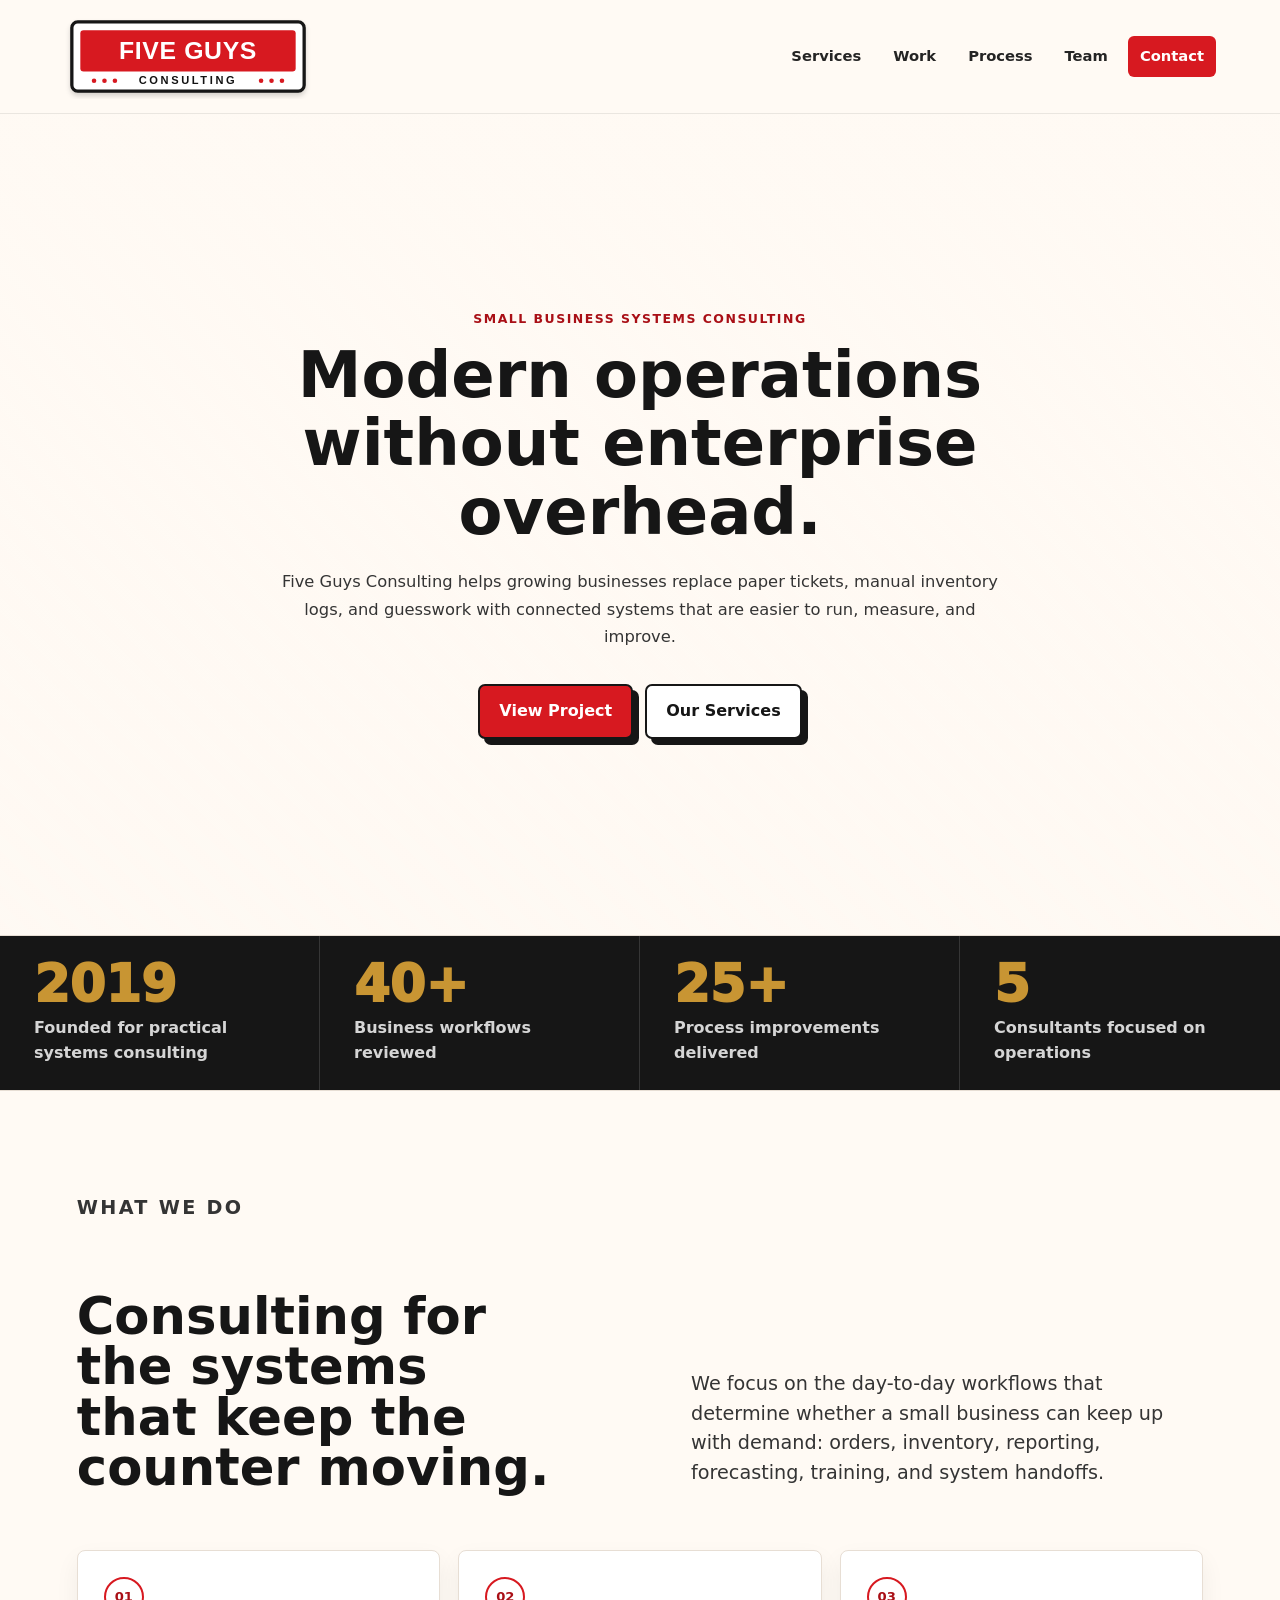
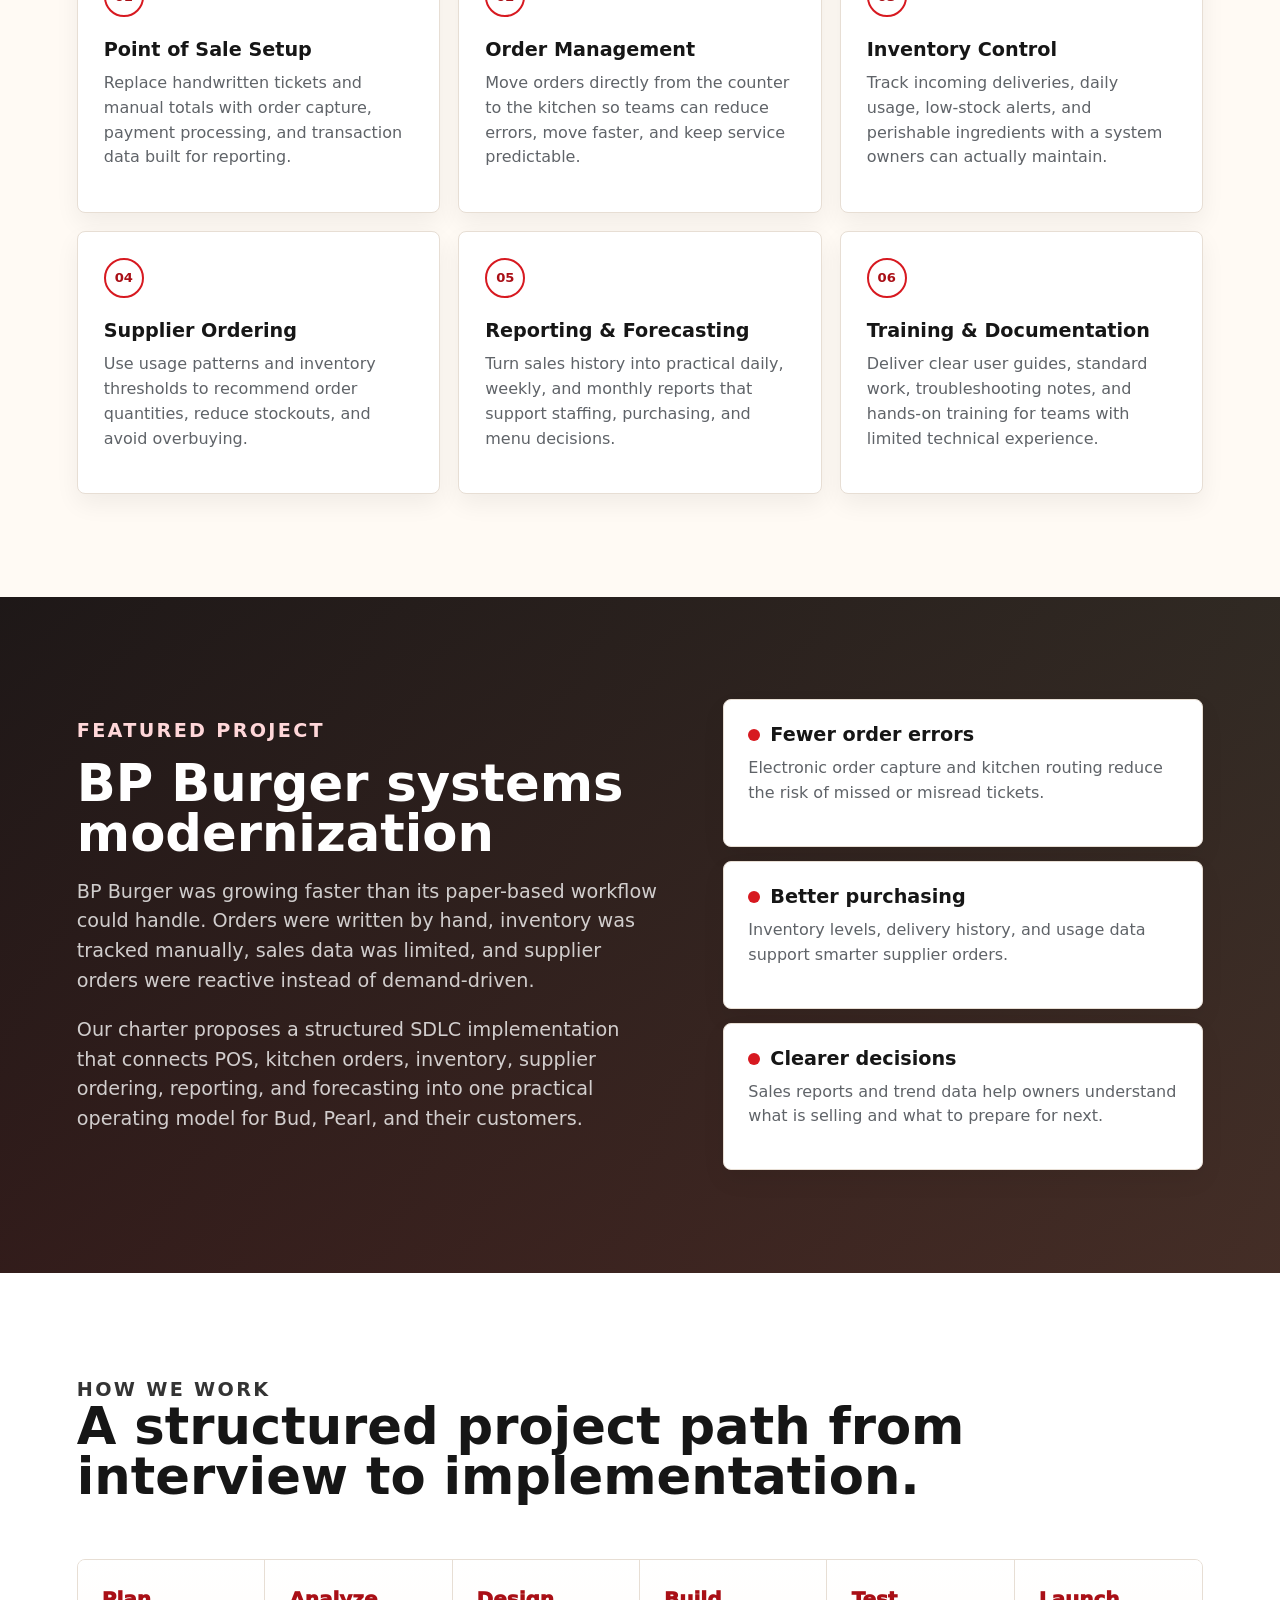
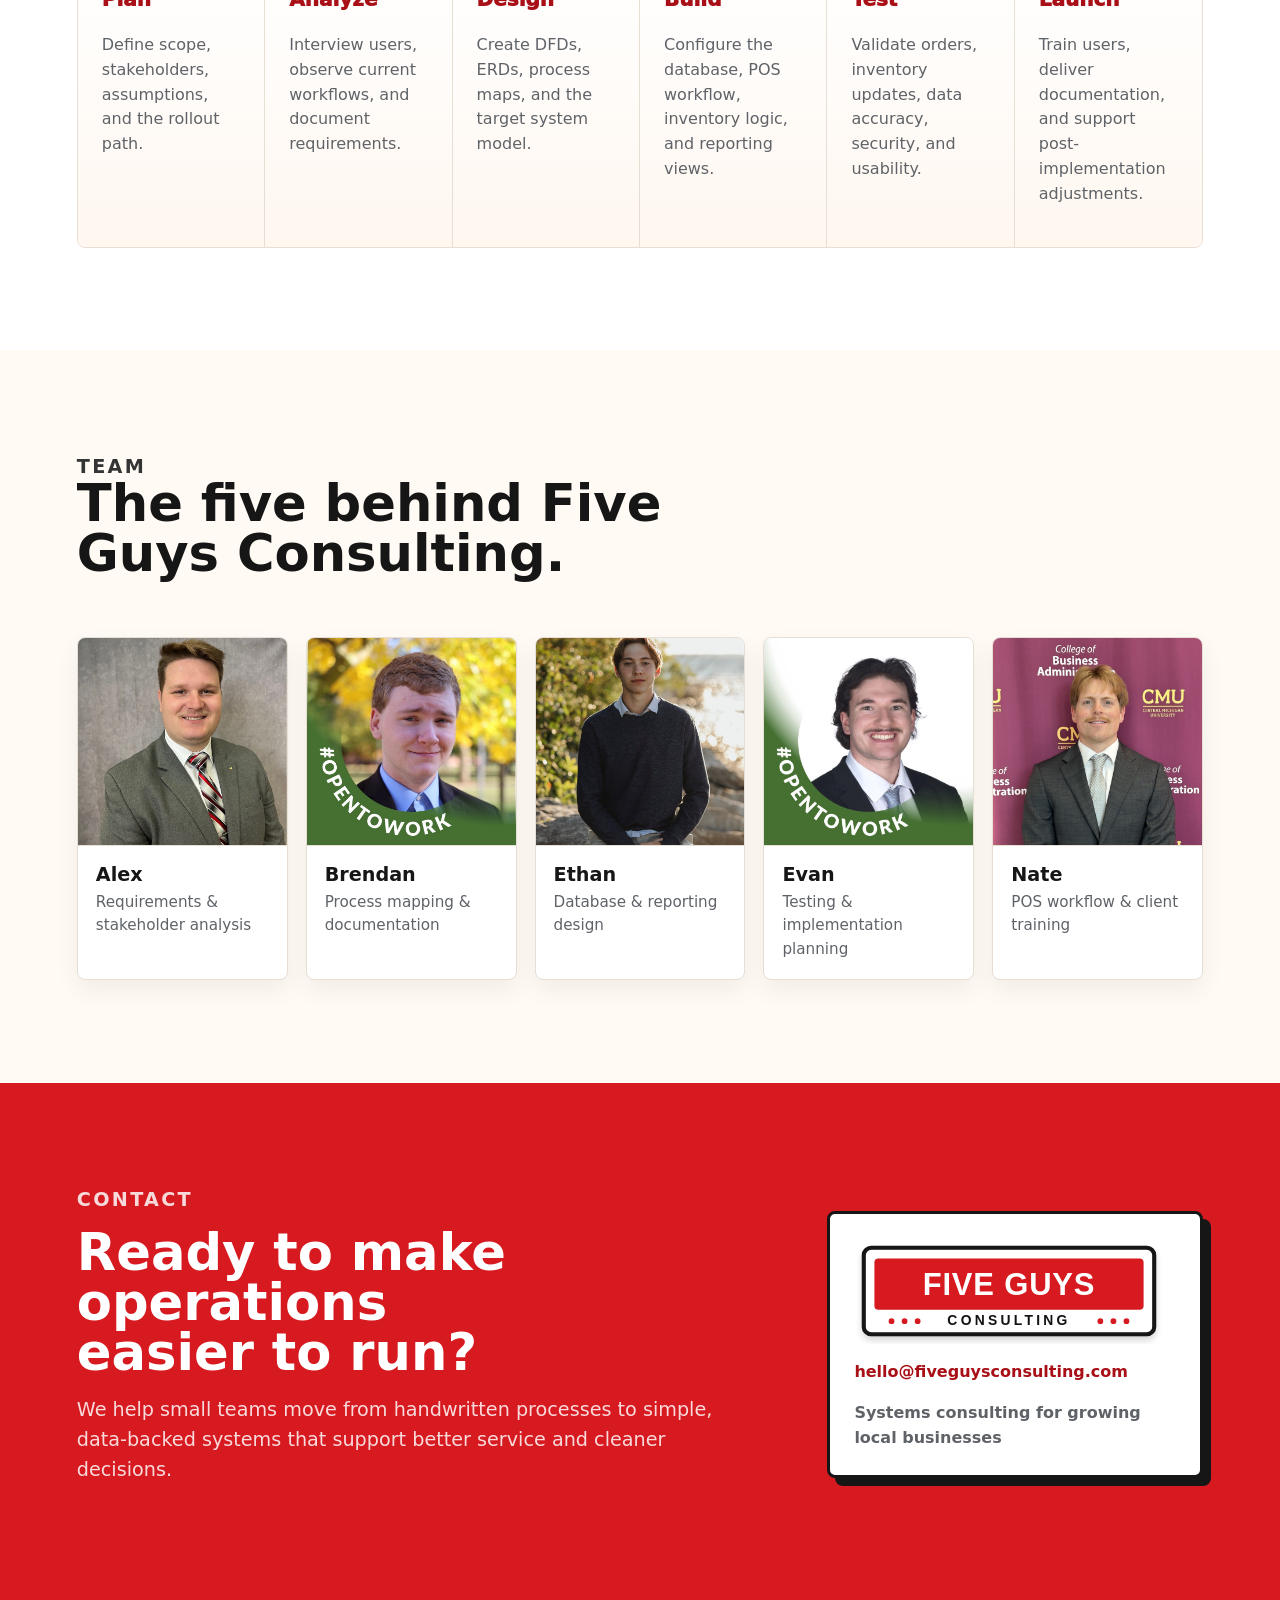
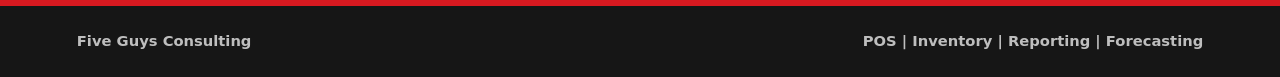
<file: website/index.html>
<!doctype html>
<html lang="en">
  <head>
    <meta charset="utf-8">
    <meta name="viewport" content="width=device-width, initial-scale=1">
    <title>Five Guys Consulting</title>
    <meta
      name="description"
      content="Five Guys Consulting helps small businesses modernize paper-based operations with POS, inventory, reporting, forecasting, and practical implementation support."
    >
    <link rel="icon" href="favicon.svg" type="image/svg+xml">
    <link rel="stylesheet" href="styles.css">
  </head>
  <body>
    <header class="site-header">
      <a class="brand" href="#top" aria-label="Five Guys Consulting home">
        <img src="logo.svg" alt="Five Guys Consulting">
      </a>
      <nav class="nav" aria-label="Primary navigation">
        <a href="#services">Services</a>
        <a href="#work">Work</a>
        <a href="#process">Process</a>
        <a href="#team">Team</a>
        <a class="nav-cta" href="#contact">Contact</a>
      </nav>
    </header>

    <main id="top">
      <section class="hero" aria-labelledby="hero-title">
        <div class="hero-content">
          <p class="eyebrow">Small business systems consulting</p>
          <h1 id="hero-title">Modern operations without enterprise overhead.</h1>
          <p class="hero-copy">
            Five Guys Consulting helps growing businesses replace paper tickets, manual
            inventory logs, and guesswork with connected systems that are easier to run,
            measure, and improve.
          </p>
          <div class="hero-actions" aria-label="Primary calls to action">
            <a class="button button-primary" href="#work">View Project</a>
            <a class="button button-secondary" href="#services">Our Services</a>
          </div>
        </div>
      </section>

      <section class="stats" aria-label="Company highlights">
        <article>
          <span class="stat-number">2019</span>
          <span class="stat-label">Founded for practical systems consulting</span>
        </article>
        <article>
          <span class="stat-number">40+</span>
          <span class="stat-label">Business workflows reviewed</span>
        </article>
        <article>
          <span class="stat-number">25+</span>
          <span class="stat-label">Process improvements delivered</span>
        </article>
        <article>
          <span class="stat-number">5</span>
          <span class="stat-label">Consultants focused on operations</span>
        </article>
      </section>

      <section class="section" id="services" aria-labelledby="services-title">
        <div class="section-heading">
          <p class="eyebrow">What we do</p>
          <h2 id="services-title">Consulting for the systems that keep the counter moving.</h2>
          <p>
            We focus on the day-to-day workflows that determine whether a small business
            can keep up with demand: orders, inventory, reporting, forecasting, training,
            and system handoffs.
          </p>
        </div>
        <div class="service-grid">
          <article class="service-card">
            <span class="service-kicker">01</span>
            <h3>Point of Sale Setup</h3>
            <p>Replace handwritten tickets and manual totals with order capture, payment processing, and transaction data built for reporting.</p>
          </article>
          <article class="service-card">
            <span class="service-kicker">02</span>
            <h3>Order Management</h3>
            <p>Move orders directly from the counter to the kitchen so teams can reduce errors, move faster, and keep service predictable.</p>
          </article>
          <article class="service-card">
            <span class="service-kicker">03</span>
            <h3>Inventory Control</h3>
            <p>Track incoming deliveries, daily usage, low-stock alerts, and perishable ingredients with a system owners can actually maintain.</p>
          </article>
          <article class="service-card">
            <span class="service-kicker">04</span>
            <h3>Supplier Ordering</h3>
            <p>Use usage patterns and inventory thresholds to recommend order quantities, reduce stockouts, and avoid overbuying.</p>
          </article>
          <article class="service-card">
            <span class="service-kicker">05</span>
            <h3>Reporting &amp; Forecasting</h3>
            <p>Turn sales history into practical daily, weekly, and monthly reports that support staffing, purchasing, and menu decisions.</p>
          </article>
          <article class="service-card">
            <span class="service-kicker">06</span>
            <h3>Training &amp; Documentation</h3>
            <p>Deliver clear user guides, standard work, troubleshooting notes, and hands-on training for teams with limited technical experience.</p>
          </article>
        </div>
      </section>

      <section class="case-study" id="work" aria-labelledby="work-title">
        <div class="case-copy">
          <p class="eyebrow">Featured project</p>
          <h2 id="work-title">BP Burger systems modernization</h2>
          <p>
            BP Burger was growing faster than its paper-based workflow could handle. Orders
            were written by hand, inventory was tracked manually, sales data was limited,
            and supplier orders were reactive instead of demand-driven.
          </p>
          <p>
            Our charter proposes a structured SDLC implementation that connects POS,
            kitchen orders, inventory, supplier ordering, reporting, and forecasting into
            one practical operating model for Bud, Pearl, and their customers.
          </p>
        </div>
        <div class="impact-list" aria-label="BP Burger impact areas">
          <article>
            <h3>Fewer order errors</h3>
            <p>Electronic order capture and kitchen routing reduce the risk of missed or misread tickets.</p>
          </article>
          <article>
            <h3>Better purchasing</h3>
            <p>Inventory levels, delivery history, and usage data support smarter supplier orders.</p>
          </article>
          <article>
            <h3>Clearer decisions</h3>
            <p>Sales reports and trend data help owners understand what is selling and what to prepare for next.</p>
          </article>
        </div>
      </section>

      <section class="section process-section" id="process" aria-labelledby="process-title">
        <div class="section-heading compact">
          <p class="eyebrow">How we work</p>
          <h2 id="process-title">A structured project path from interview to implementation.</h2>
        </div>
        <ol class="process-list">
          <li>
            <span>Plan</span>
            <p>Define scope, stakeholders, assumptions, and the rollout path.</p>
          </li>
          <li>
            <span>Analyze</span>
            <p>Interview users, observe current workflows, and document requirements.</p>
          </li>
          <li>
            <span>Design</span>
            <p>Create DFDs, ERDs, process maps, and the target system model.</p>
          </li>
          <li>
            <span>Build</span>
            <p>Configure the database, POS workflow, inventory logic, and reporting views.</p>
          </li>
          <li>
            <span>Test</span>
            <p>Validate orders, inventory updates, data accuracy, security, and usability.</p>
          </li>
          <li>
            <span>Launch</span>
            <p>Train users, deliver documentation, and support post-implementation adjustments.</p>
          </li>
        </ol>
      </section>

      <section class="section team-section" id="team" aria-labelledby="team-title">
        <div class="section-heading compact">
          <p class="eyebrow">Team</p>
          <h2 id="team-title">The five behind Five Guys Consulting.</h2>
        </div>
        <div class="team-grid">
          <article class="team-card">
            <img src="Alex.jpg" alt="Alex">
            <div>
              <h3>Alex</h3>
              <p>Requirements &amp; stakeholder analysis</p>
            </div>
          </article>
          <article class="team-card">
            <img src="Brendan.jpg" alt="Brendan">
            <div>
              <h3>Brendan</h3>
              <p>Process mapping &amp; documentation</p>
            </div>
          </article>
          <article class="team-card">
            <img src="ethan.jpg" alt="Ethan">
            <div>
              <h3>Ethan</h3>
              <p>Database &amp; reporting design</p>
            </div>
          </article>
          <article class="team-card">
            <img src="Evan.jpg" alt="Evan">
            <div>
              <h3>Evan</h3>
              <p>Testing &amp; implementation planning</p>
            </div>
          </article>
          <article class="team-card">
            <img src="Nate's Headshot.jpg" alt="Nate">
            <div>
              <h3>Nate</h3>
              <p>POS workflow &amp; client training</p>
            </div>
          </article>
        </div>
      </section>

      <section class="contact-section" id="contact" aria-labelledby="contact-title">
        <div>
          <p class="eyebrow">Contact</p>
          <h2 id="contact-title">Ready to make operations easier to run?</h2>
          <p>
            We help small teams move from handwritten processes to simple, data-backed systems
            that support better service and cleaner decisions.
          </p>
        </div>
        <div class="contact-box">
          <img src="logo.svg" alt="" aria-hidden="true">
          <a href="mailto:hello@fiveguysconsulting.com">hello@fiveguysconsulting.com</a>
          <span>Systems consulting for growing local businesses</span>
        </div>
      </section>
    </main>

    <footer class="site-footer">
      <span>Five Guys Consulting</span>
      <span>POS | Inventory | Reporting | Forecasting</span>
    </footer>
  </body>
</html>
</file>
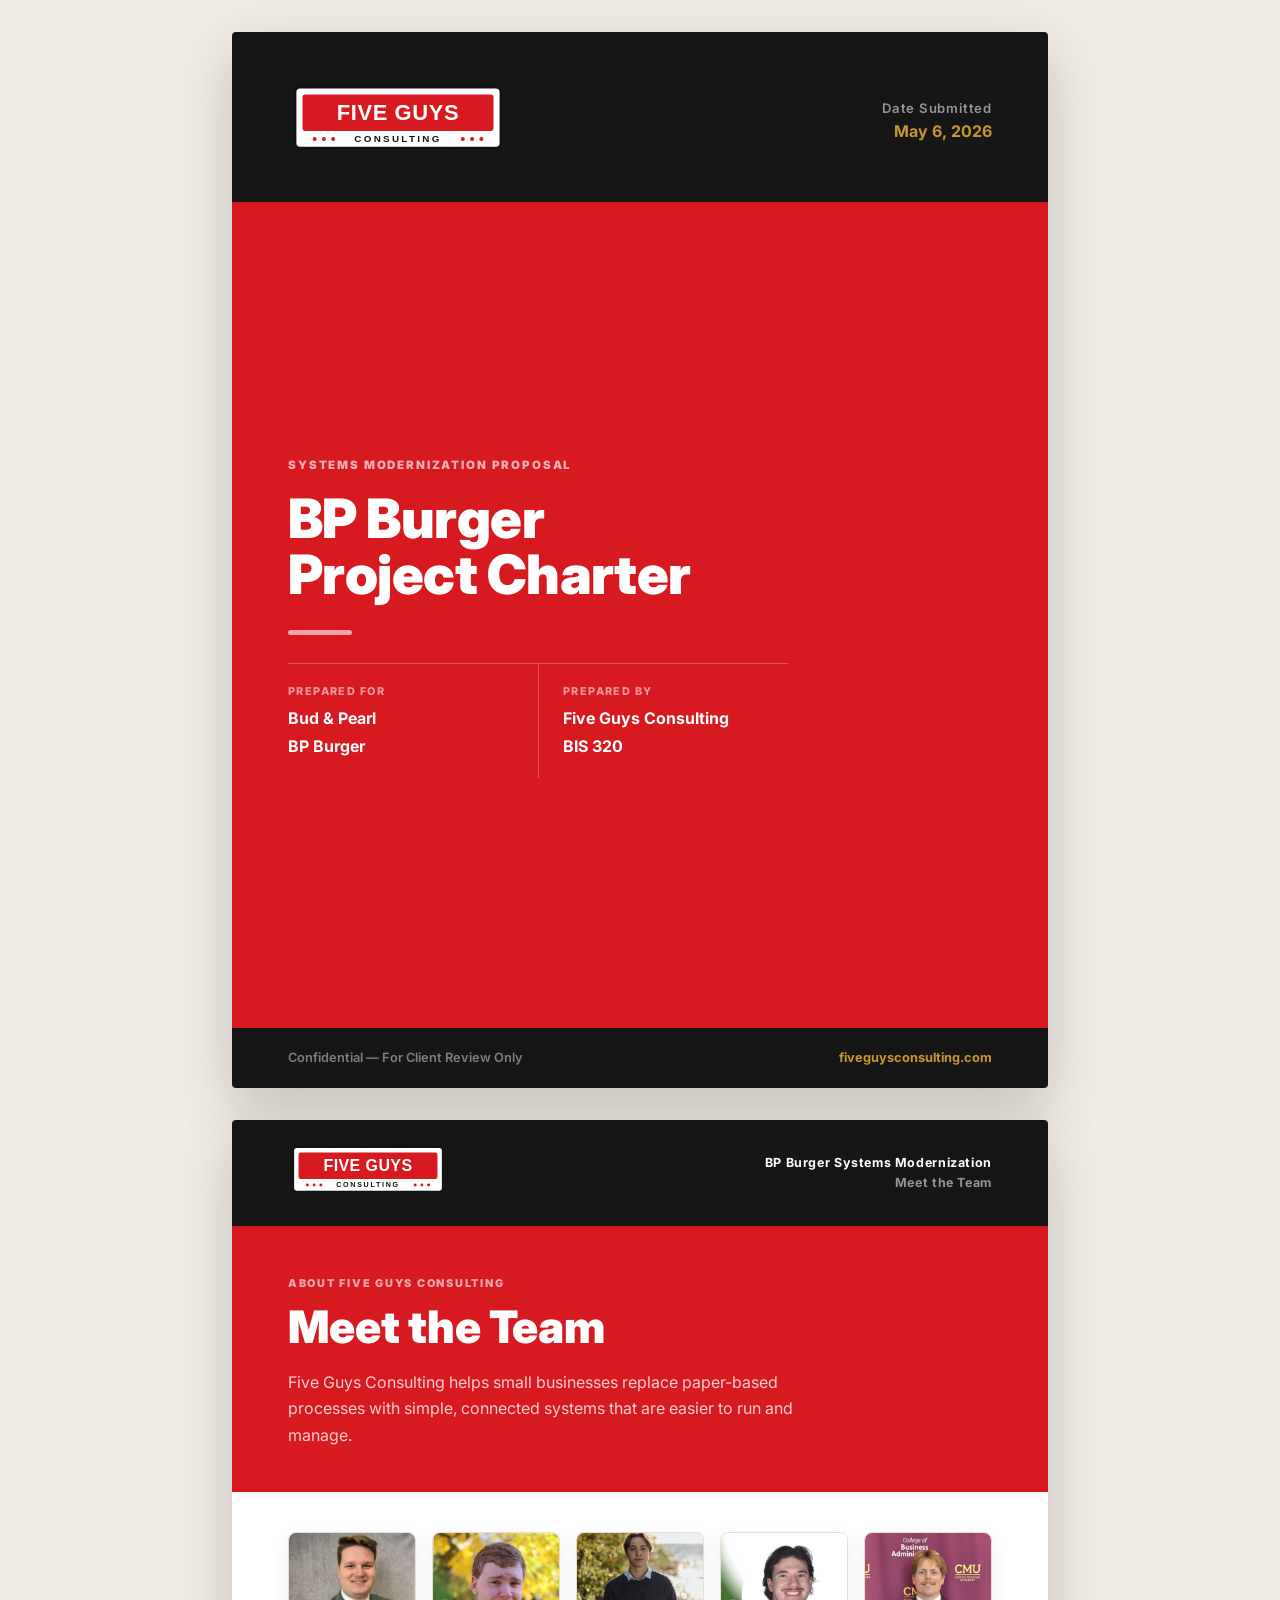
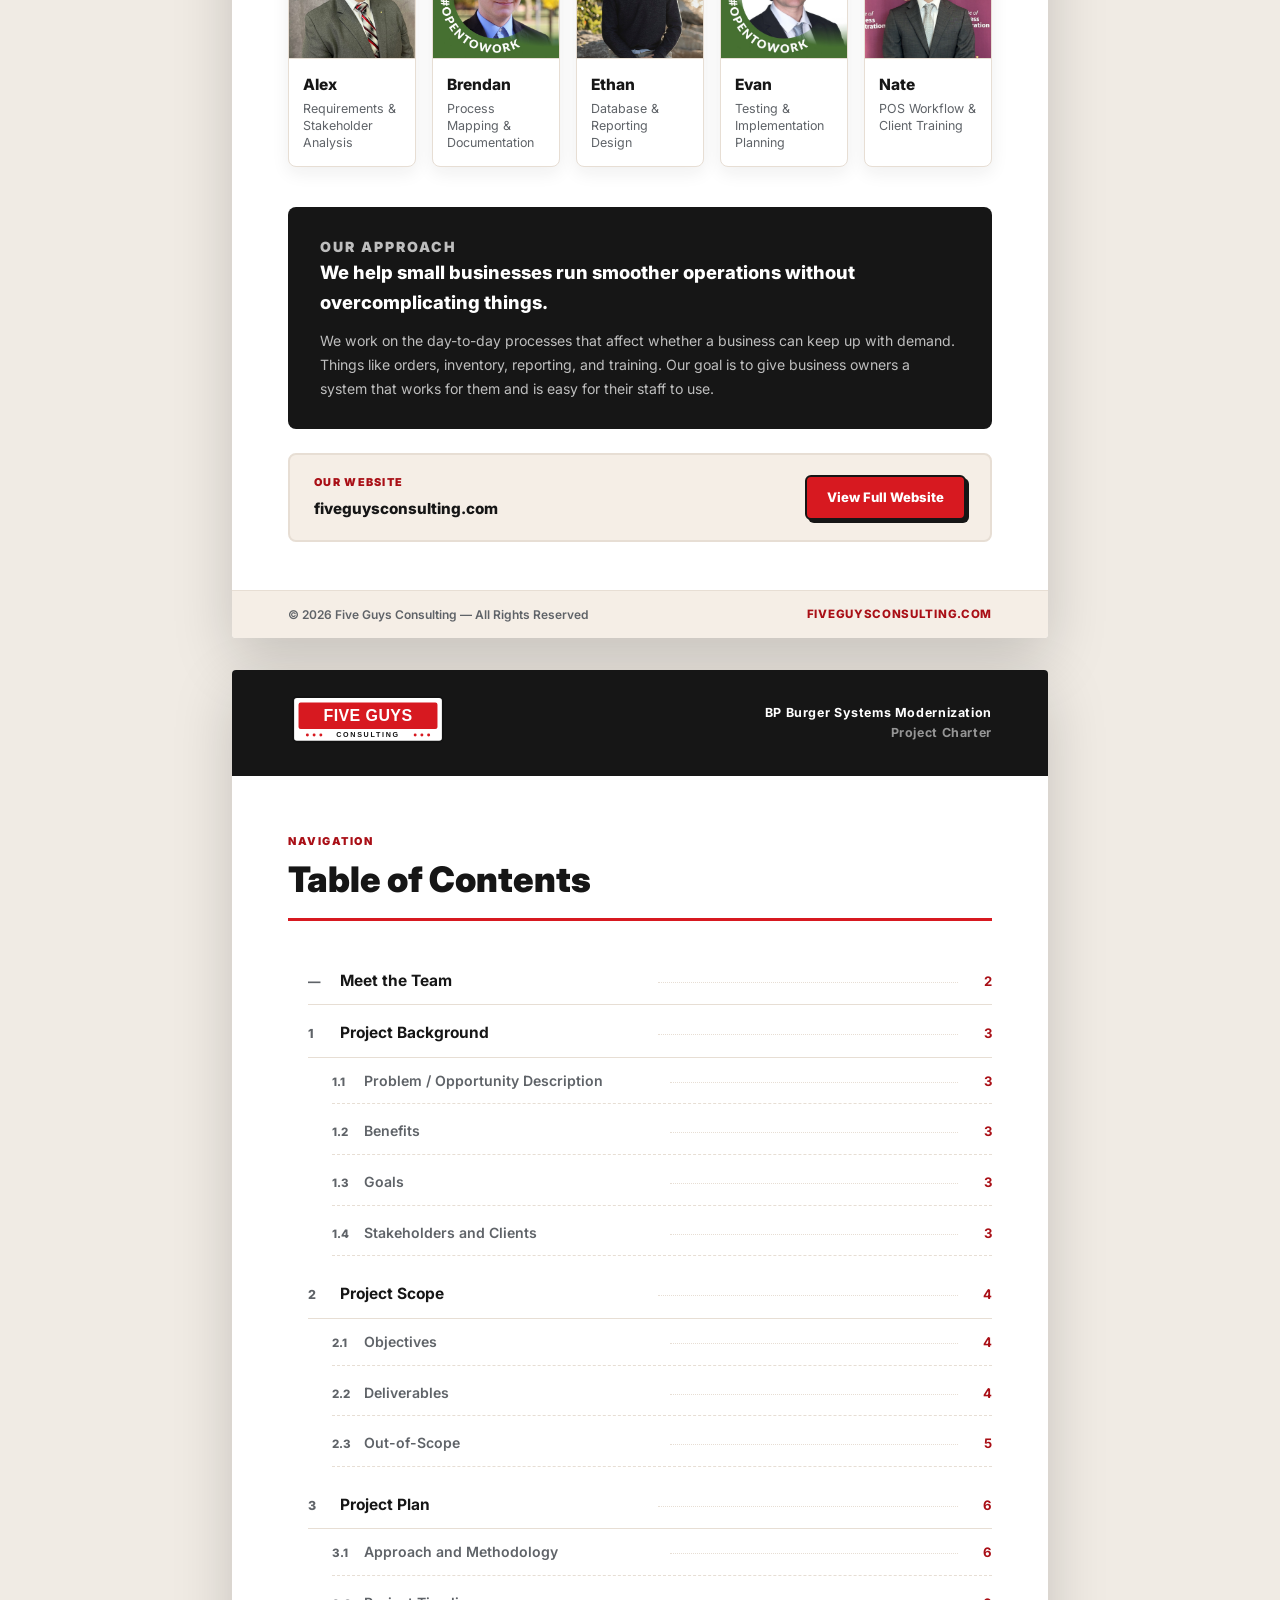
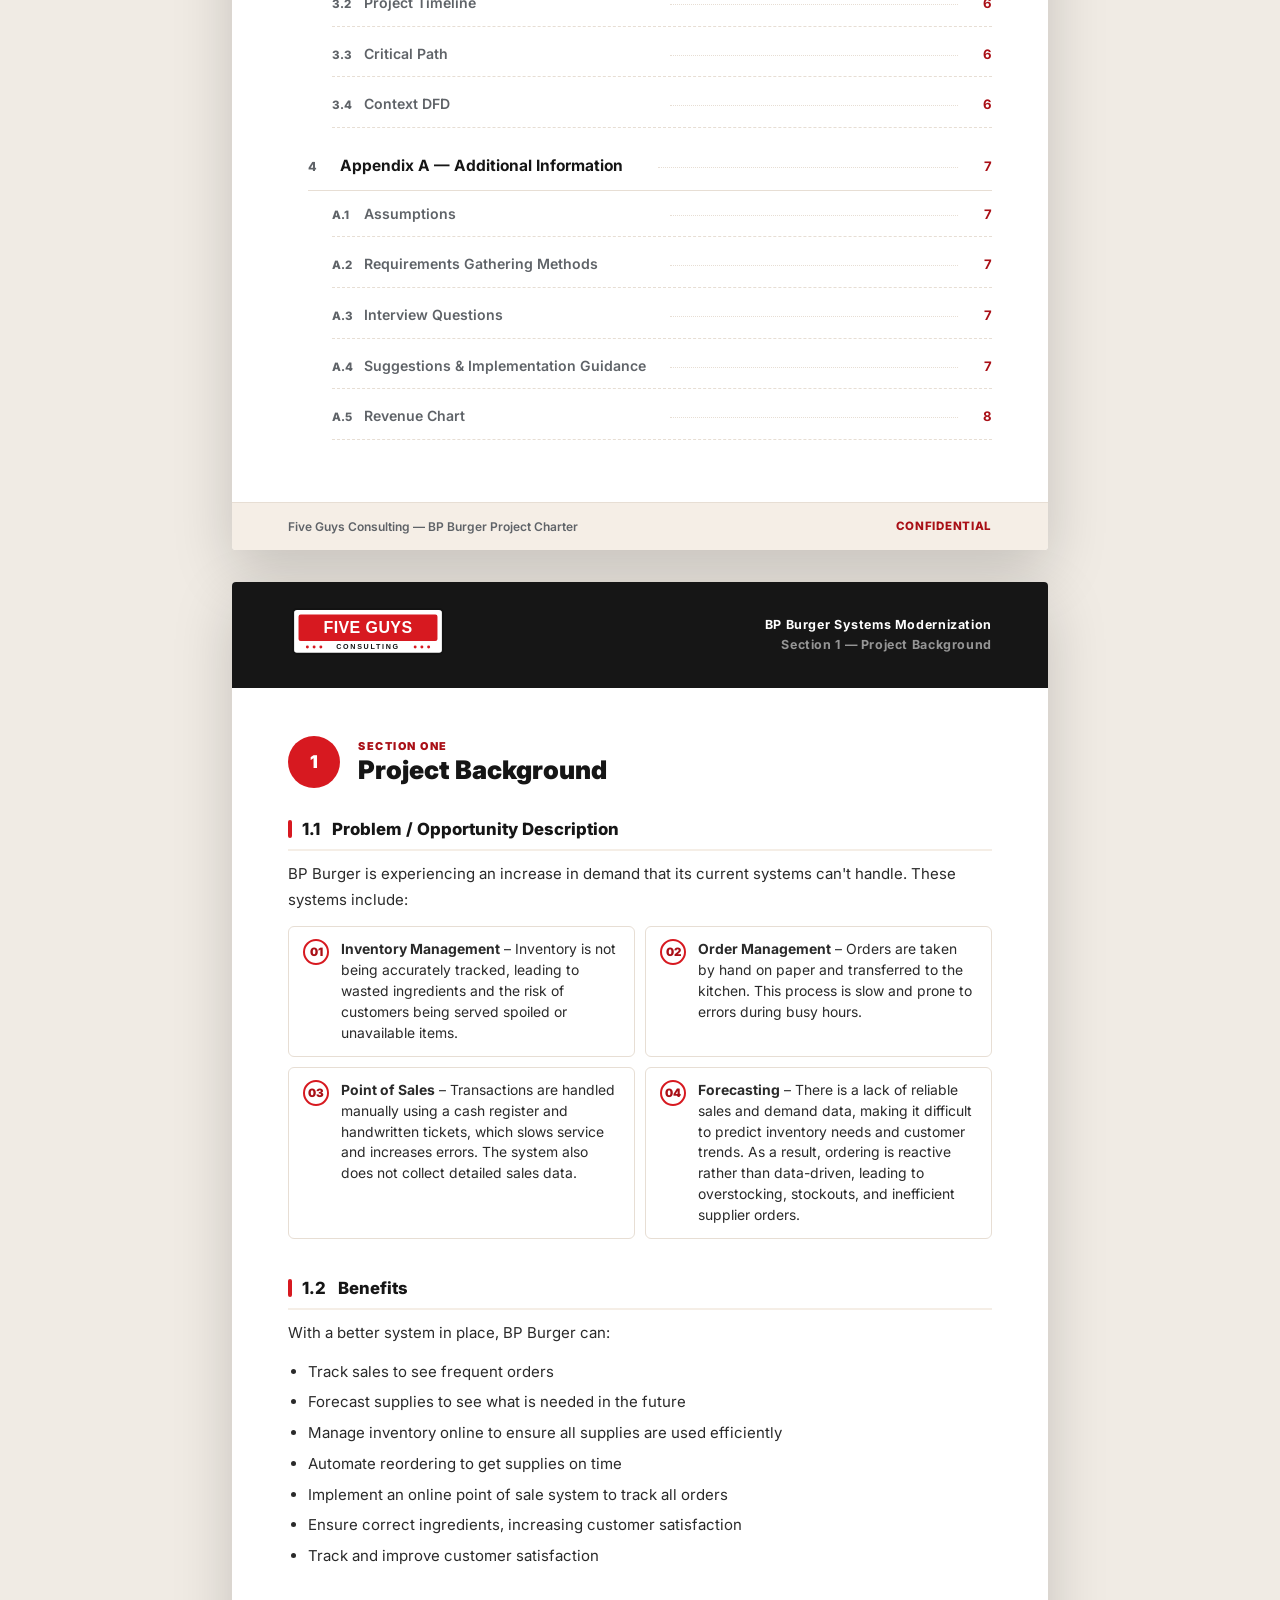
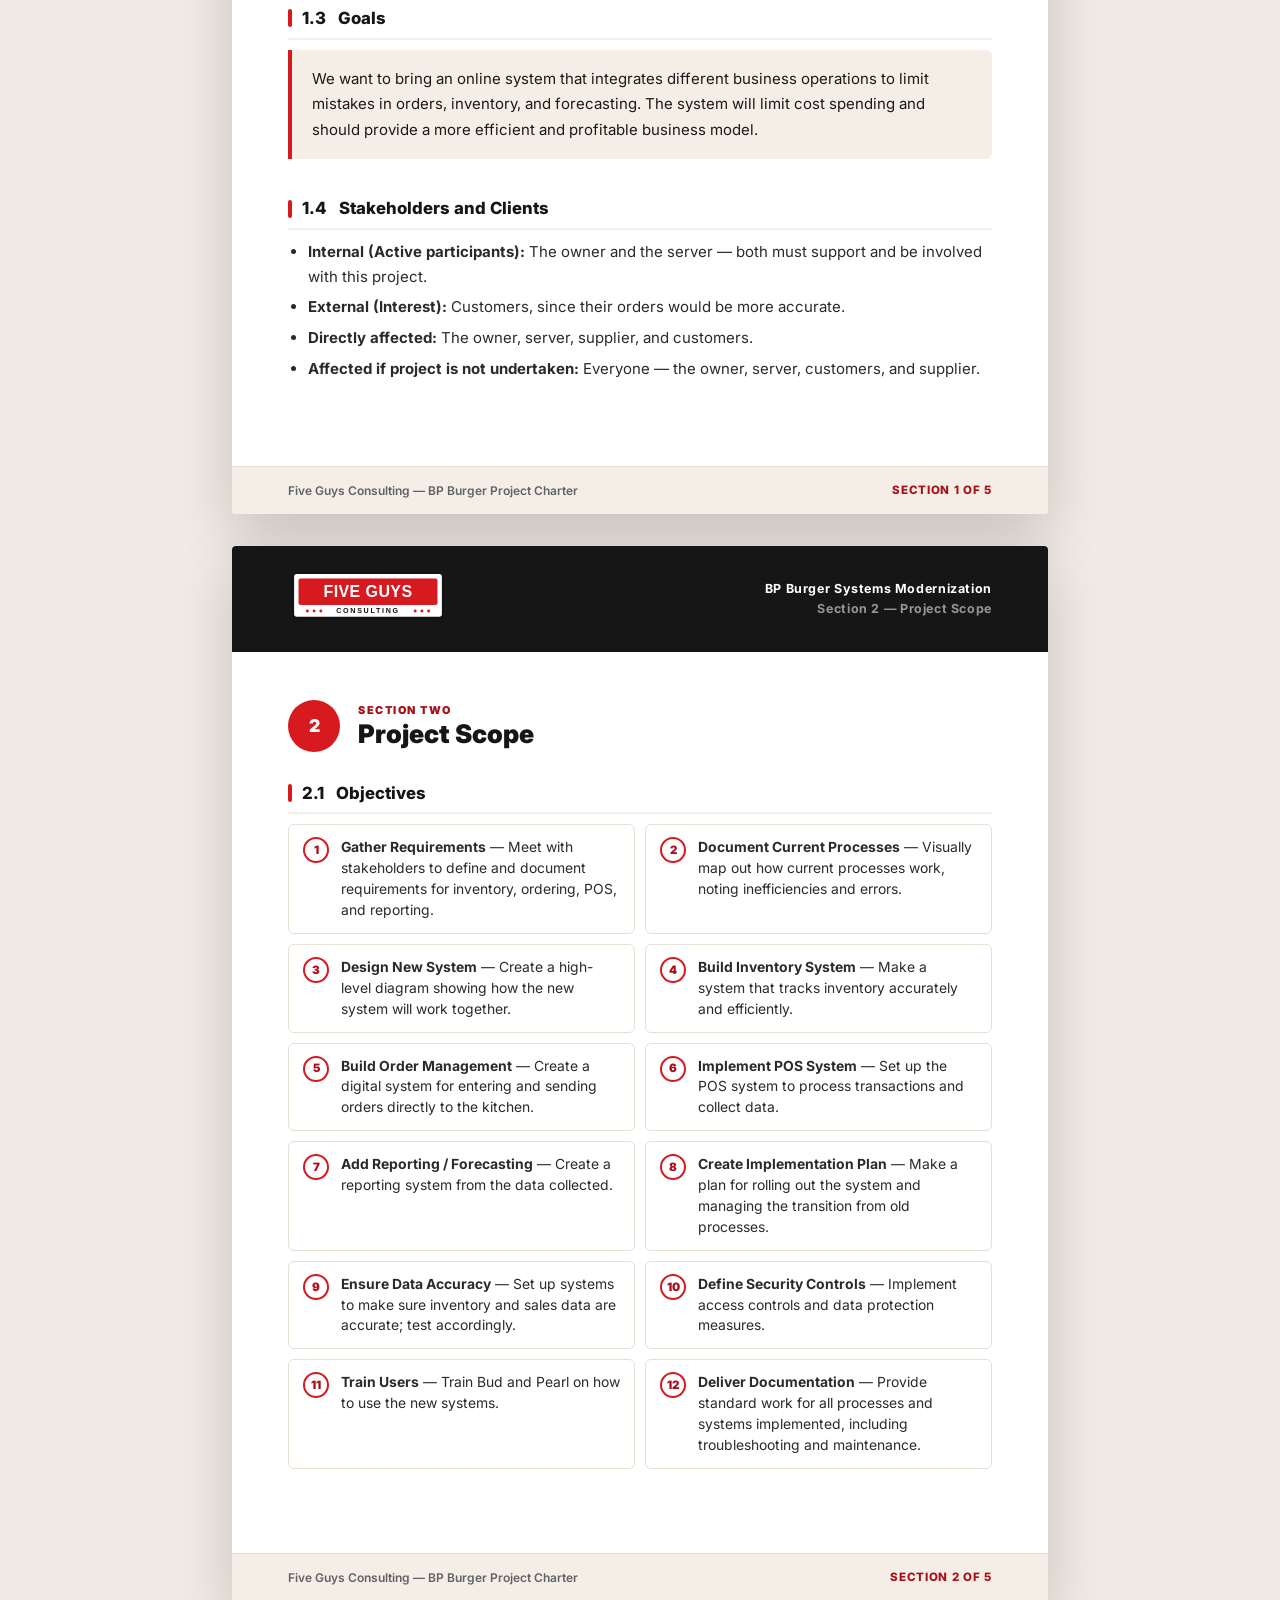
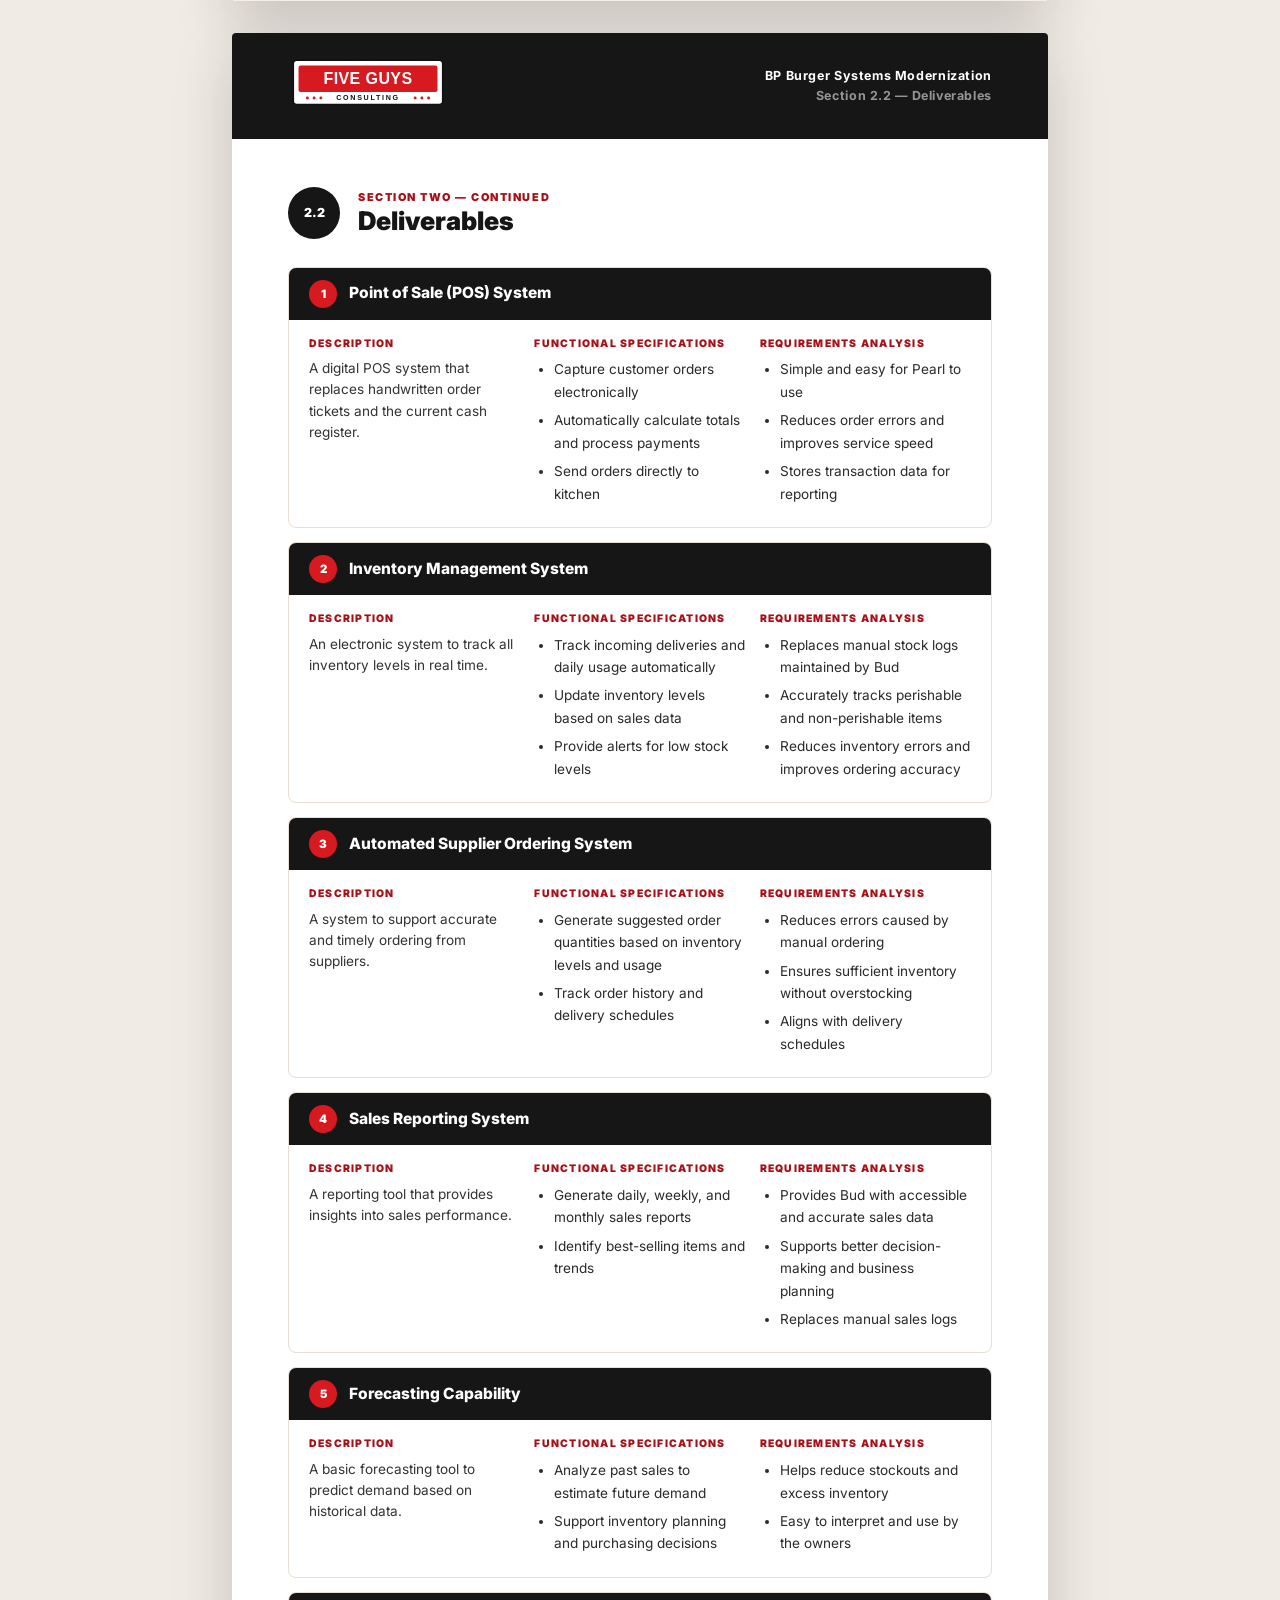
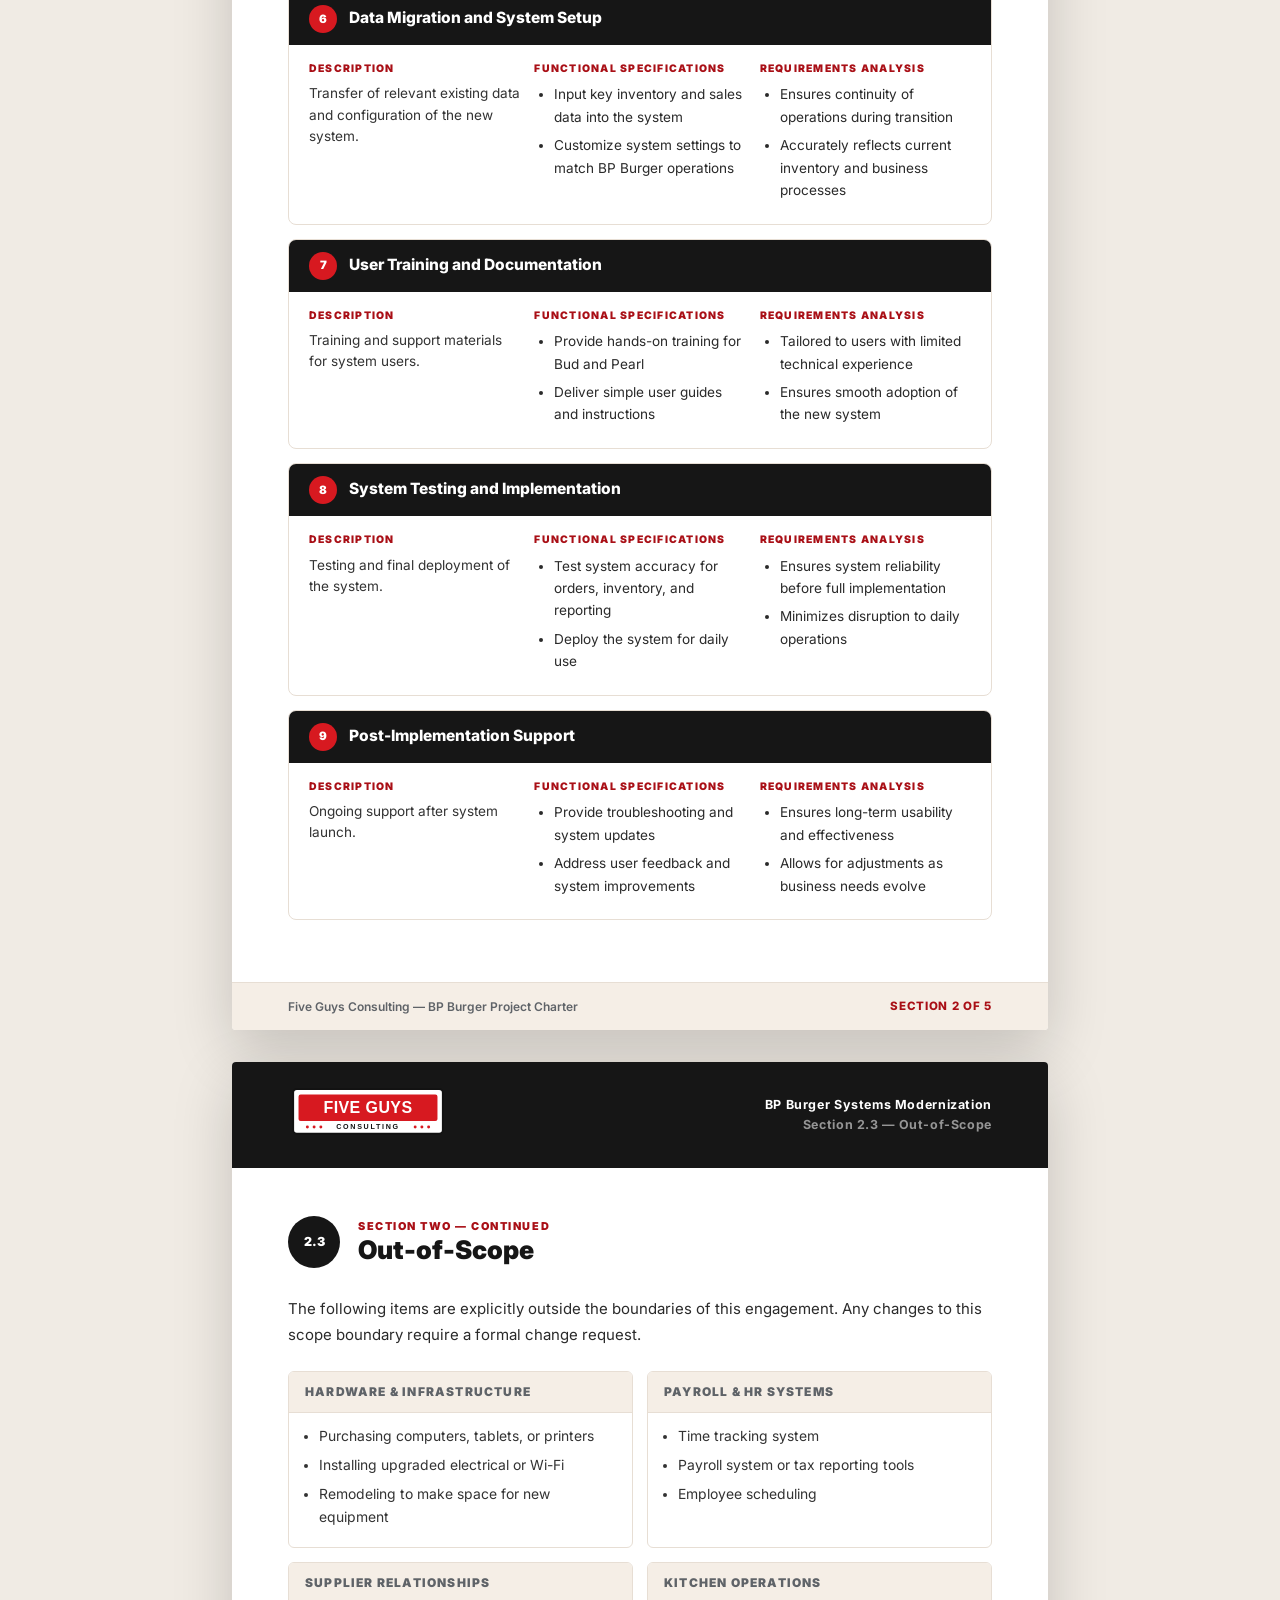
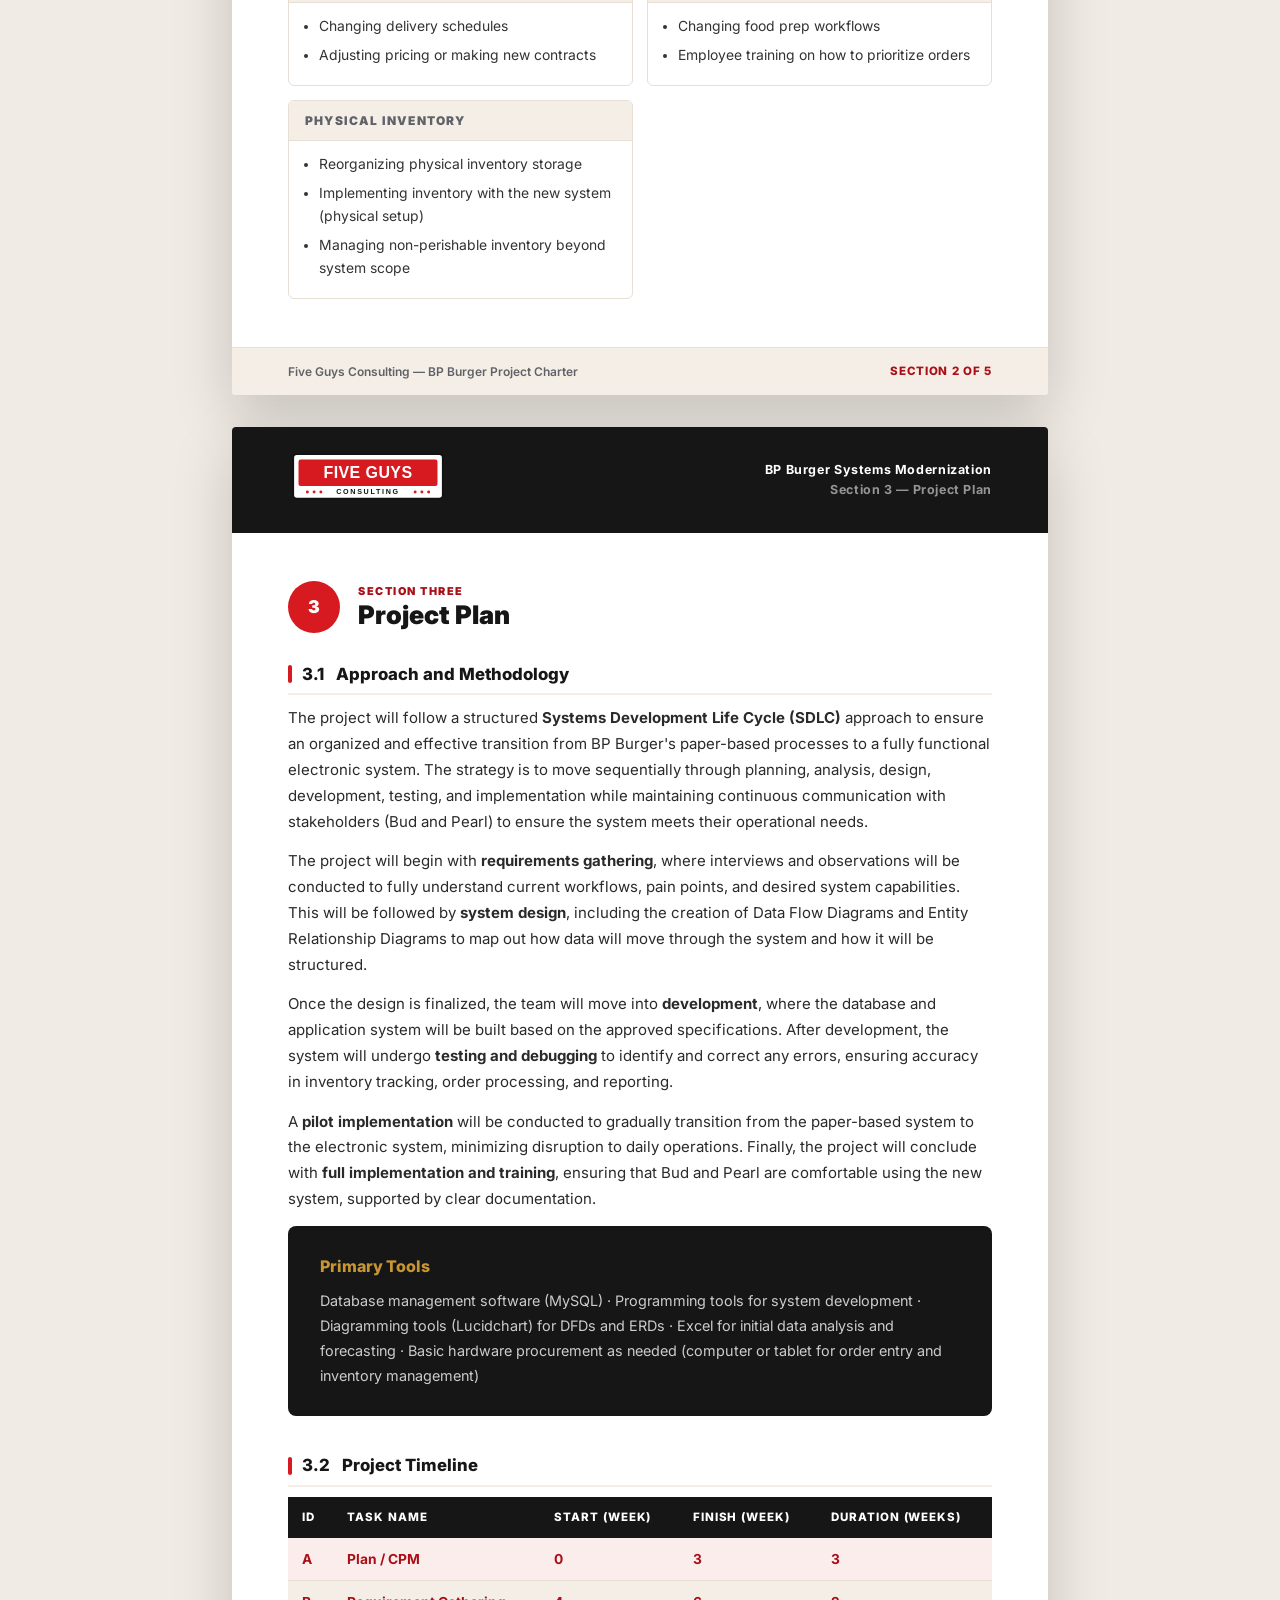
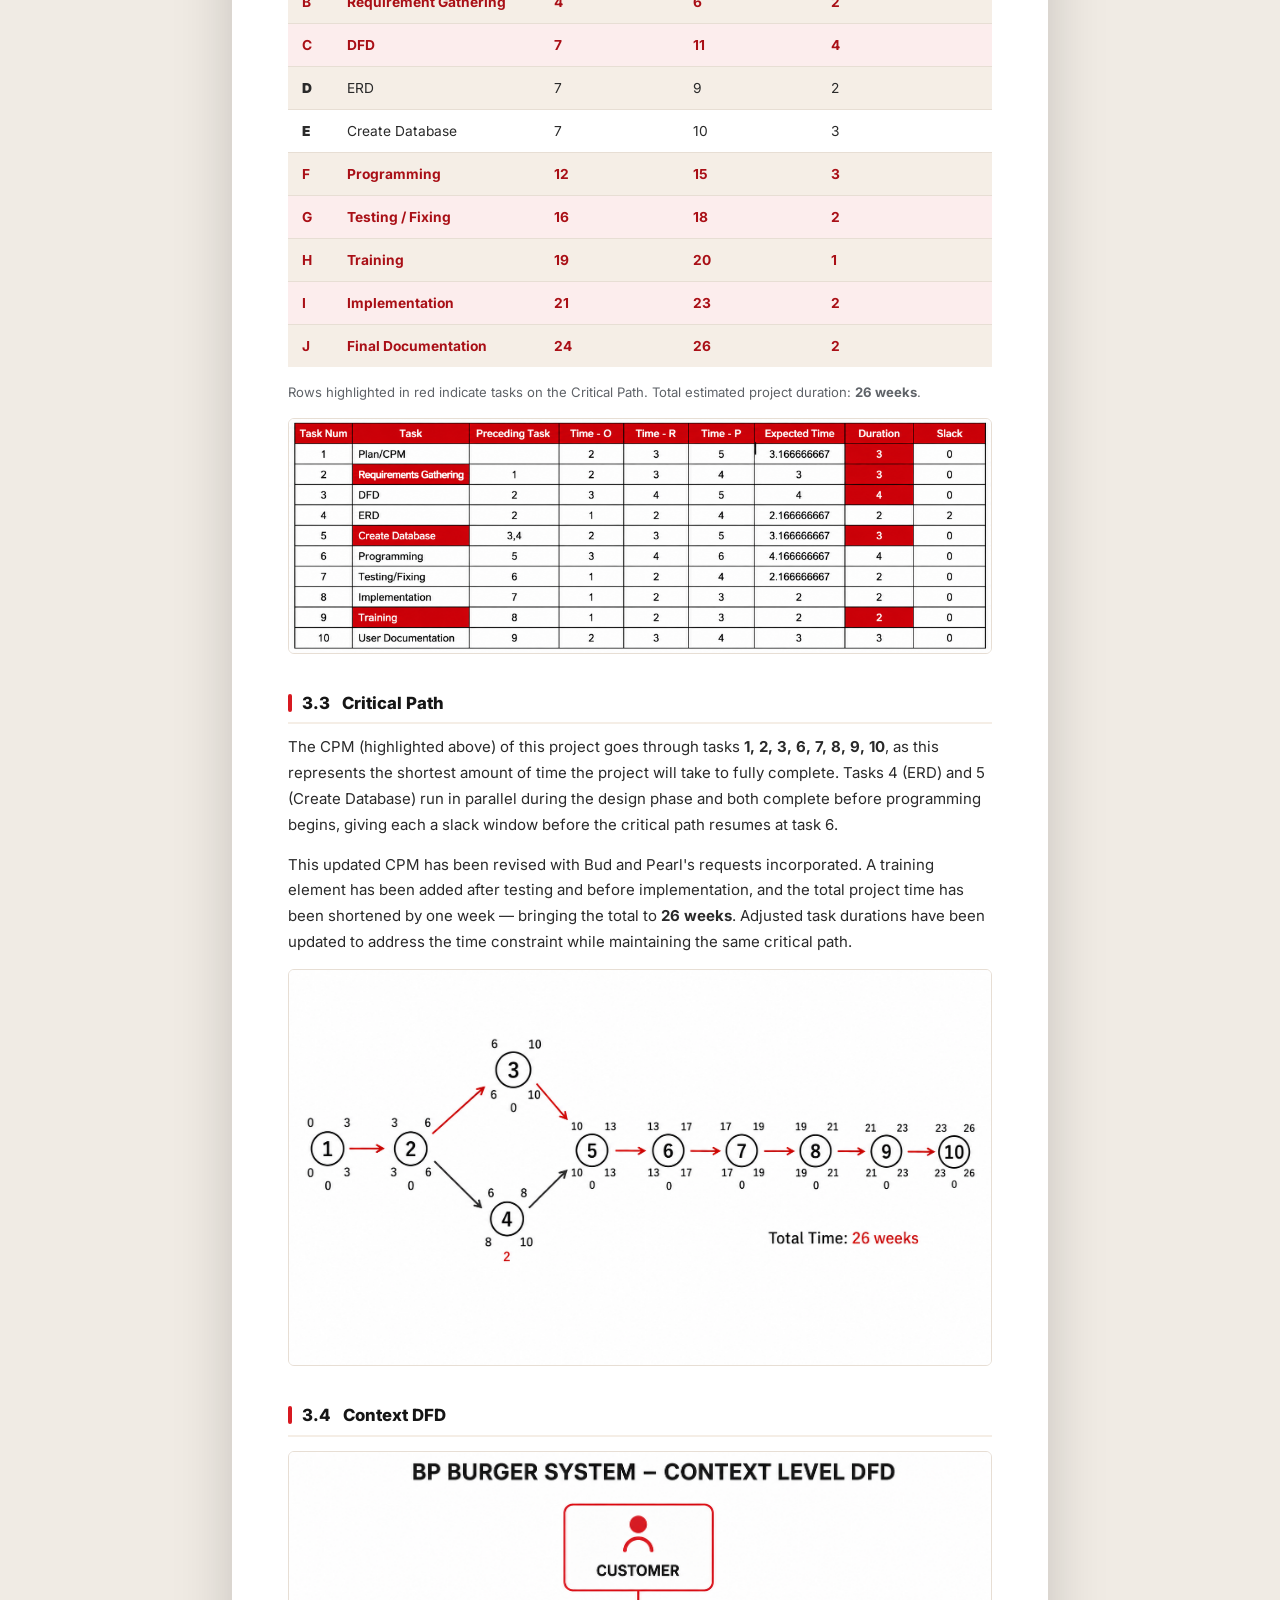
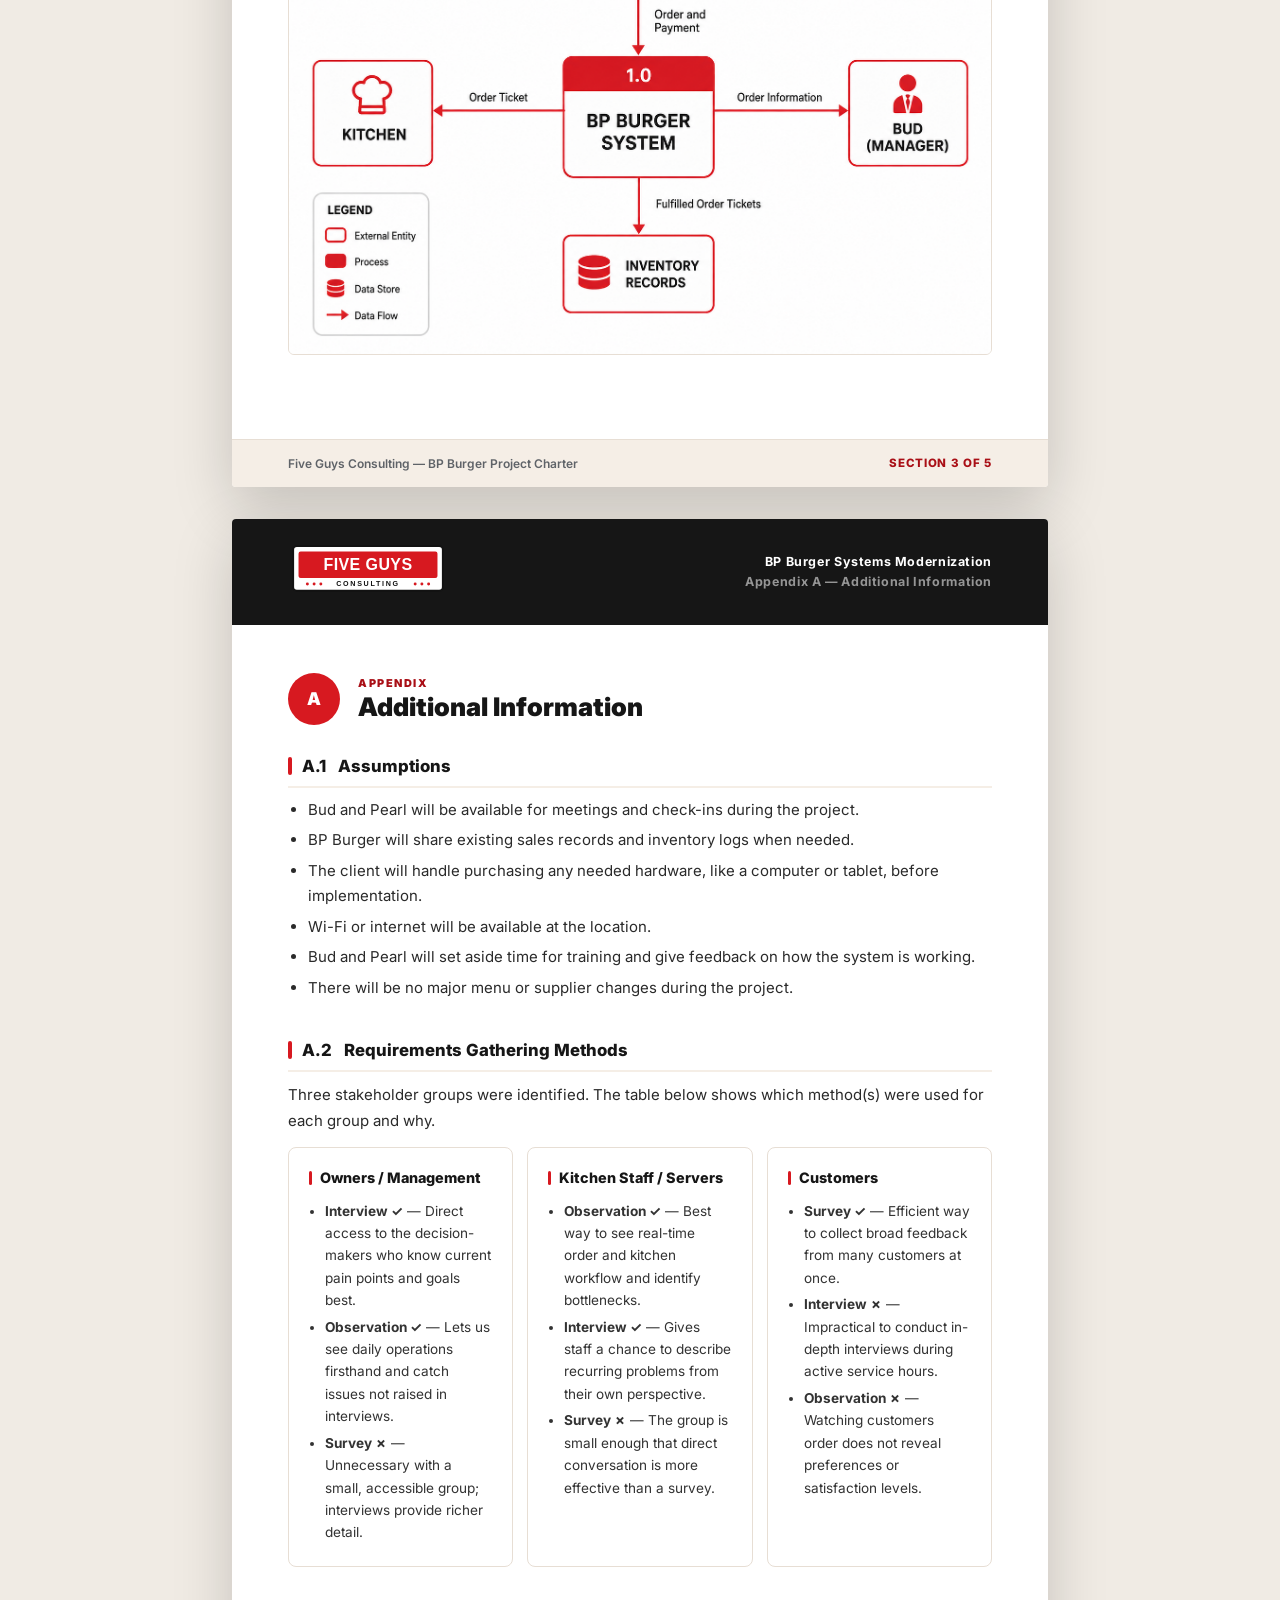
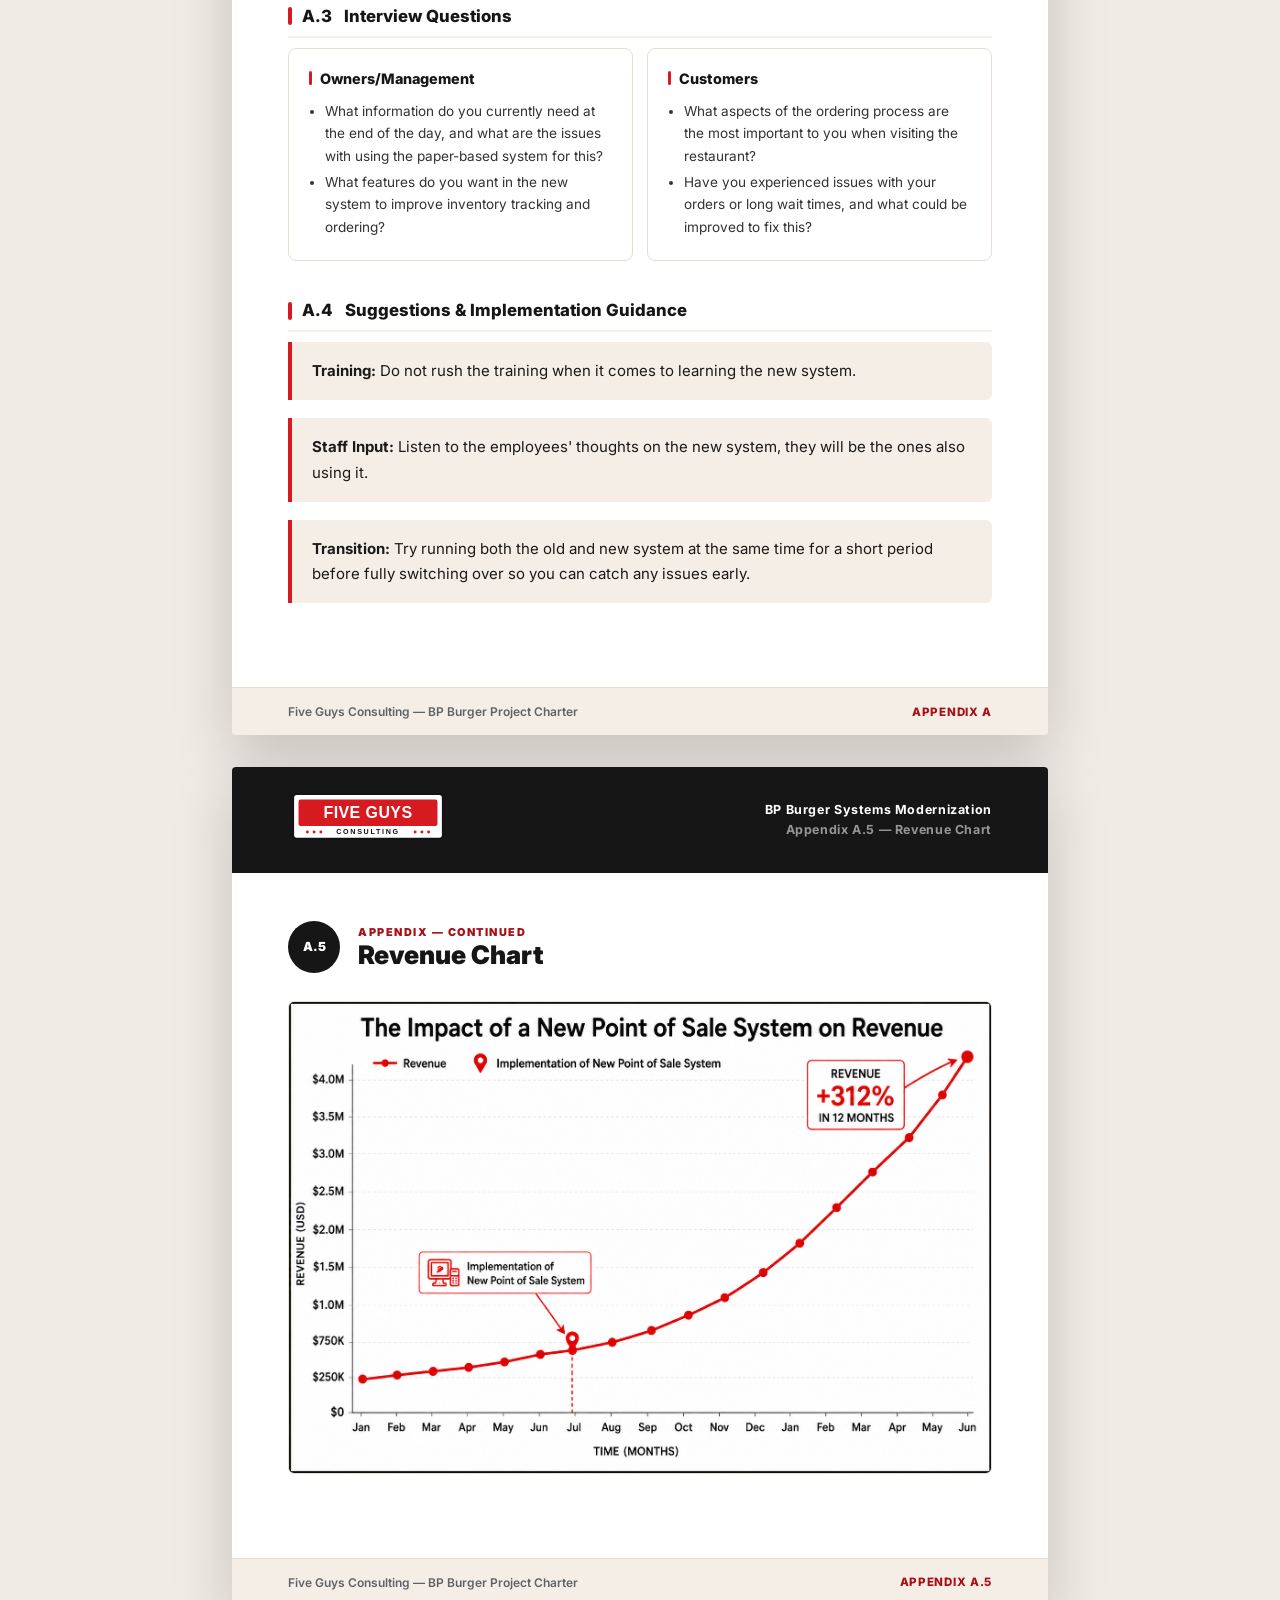
<file: proposal.html>
<!doctype html>
<html lang="en">
<head>
  <meta charset="utf-8">
  <meta name="viewport" content="width=device-width, initial-scale=1">
  <title>BP Burger Systems Modernization — Five Guys Consulting</title>
  <style>
    @import url('https://fonts.googleapis.com/css2?family=Inter:wght@400;500;600;700;800;900&display=swap');

    :root {
      --red: #d71920;
      --red-dark: #a90f16;
      --ink: #161616;
      --muted: #5f6368;
      --paper: #fffaf4;
      --white: #ffffff;
      --line: #e7ded4;
      --soft: #f5eee6;
      --gold: #c89533;
      --green: #2f6b4f;
    }

    * { box-sizing: border-box; margin: 0; padding: 0; }

    body {
      font-family: Inter, ui-sans-serif, system-ui, -apple-system, "Segoe UI", sans-serif;
      background: #f0ebe4;
      color: var(--ink);
      line-height: 1.6;
      font-size: 15px;
    }

    /* ── PAGE WRAPPER ── */
    .page {
      width: 816px;
      margin: 32px auto;
      background: var(--white);
      box-shadow: 0 20px 60px rgba(0,0,0,.18);
      border-radius: 4px;
      overflow: hidden;
      page-break-after: always;
    }

    /* ── COVER ── */
    .cover {
      min-height: 1056px;
      display: flex;
      flex-direction: column;
    }

    .cover-top {
      background: var(--ink);
      padding: 48px 56px 40px;
      display: flex;
      align-items: center;
      justify-content: space-between;
    }

    .cover-logo svg {
      width: 220px;
    }

    .cover-date {
      color: rgba(255,255,255,.55);
      font-size: .82rem;
      font-weight: 600;
      letter-spacing: .06em;
      text-align: right;
    }

    .cover-date strong {
      display: block;
      color: var(--gold);
      font-size: 1rem;
      letter-spacing: 0;
    }

    .cover-hero {
      background: var(--red);
      padding: 56px 56px 52px;
      flex: 1;
      display: flex;
      flex-direction: column;
      justify-content: center;
    }

    .cover-eyebrow {
      font-size: .72rem;
      font-weight: 900;
      letter-spacing: .16em;
      text-transform: uppercase;
      color: rgba(255,255,255,.65);
      margin-bottom: 16px;
    }

    .cover-title {
      font-size: 3.4rem;
      font-weight: 900;
      line-height: 1.02;
      color: var(--white);
      letter-spacing: -.01em;
      margin-bottom: 28px;
      max-width: 560px;
    }

    .cover-divider {
      width: 64px;
      height: 5px;
      background: var(--white);
      border-radius: 3px;
      margin-bottom: 28px;
      opacity: .6;
    }

    .cover-meta {
      display: grid;
      grid-template-columns: 1fr 1fr;
      gap: 0;
      max-width: 500px;
    }

    .cover-meta-item {
      border-top: 1px solid rgba(255,255,255,.25);
      padding: 18px 24px 18px 0;
    }

    .cover-meta-item:nth-child(2) {
      padding-left: 24px;
      border-left: 1px solid rgba(255,255,255,.25);
    }

    .cover-meta-label {
      font-size: .68rem;
      font-weight: 800;
      letter-spacing: .13em;
      text-transform: uppercase;
      color: rgba(255,255,255,.55);
      margin-bottom: 4px;
    }

    .cover-meta-value {
      font-size: 1rem;
      font-weight: 700;
      color: var(--white);
    }

    .cover-bottom {
      background: var(--ink);
      padding: 20px 56px;
      display: flex;
      align-items: center;
      justify-content: space-between;
    }

    .cover-bottom span {
      color: rgba(255,255,255,.45);
      font-size: .8rem;
      font-weight: 600;
    }

    .cover-bottom a {
      color: var(--gold);
      font-size: .8rem;
      font-weight: 700;
      text-decoration: none;
    }

    /* ── TOC PAGE ── */
    .toc-page {
      display: flex;
      flex-direction: column;
    }

    .doc-header {
      background: var(--ink);
      padding: 22px 56px;
      display: flex;
      align-items: center;
      justify-content: space-between;
    }

    .doc-header-logo svg {
      width: 160px;
    }

    .doc-header-title {
      color: rgba(255,255,255,.55);
      font-size: .78rem;
      font-weight: 700;
      letter-spacing: .05em;
      text-align: right;
    }

    .doc-header-title strong {
      display: block;
      color: var(--white);
    }

    .toc-body {
      padding: 56px 56px 48px;
    }

    .section-eyebrow {
      font-size: .68rem;
      font-weight: 900;
      letter-spacing: .14em;
      text-transform: uppercase;
      color: var(--red-dark);
      margin-bottom: 10px;
    }

    .toc-title {
      font-size: 2.2rem;
      font-weight: 900;
      line-height: 1.05;
      margin-bottom: 36px;
      border-bottom: 3px solid var(--red);
      padding-bottom: 20px;
    }

    .toc-list {
      list-style: none;
    }

    .toc-section {
      margin-bottom: 4px;
    }

    .toc-section-link {
      display: flex;
      align-items: baseline;
      justify-content: space-between;
      padding: 11px 0;
      border-bottom: 1px solid var(--line);
      gap: 8px;
      text-decoration: none;
      color: var(--ink);
    }

    .toc-section-link:hover .toc-num {
      color: var(--red);
    }

    .toc-num {
      font-size: .78rem;
      font-weight: 800;
      color: var(--muted);
      min-width: 24px;
    }

    .toc-label {
      flex: 1;
      font-weight: 700;
      font-size: .97rem;
    }

    .toc-dots {
      flex: 1;
      border-bottom: 1px dotted var(--line);
      margin: 0 10px;
      position: relative;
      top: -3px;
    }

    .toc-page-num {
      font-size: .82rem;
      font-weight: 700;
      color: var(--red-dark);
      min-width: 16px;
      text-align: right;
    }

    .toc-sub {
      list-style: none;
      padding-left: 24px;
    }

    .toc-sub .toc-section-link {
      border-bottom: 1px dashed var(--line);
    }

    .toc-sub .toc-num {
      font-size: .72rem;
    }

    .toc-sub .toc-label {
      font-size: .88rem;
      font-weight: 600;
      color: var(--muted);
    }

    /* ── CONTENT PAGES ── */
    .content-page {
      display: flex;
      flex-direction: column;
    }

    .content-body {
      padding: 48px 56px;
    }

    .doc-footer {
      background: var(--soft);
      border-top: 1px solid var(--line);
      padding: 14px 56px;
      display: flex;
      align-items: center;
      justify-content: space-between;
    }

    .doc-footer span {
      font-size: .75rem;
      font-weight: 600;
      color: var(--muted);
    }

    .doc-footer .footer-mark {
      font-size: .72rem;
      font-weight: 800;
      color: var(--red-dark);
      letter-spacing: .06em;
      text-transform: uppercase;
    }

    /* ── SECTION HEADINGS ── */
    .section-number-block {
      display: flex;
      align-items: center;
      gap: 18px;
      margin-bottom: 28px;
    }

    .section-number {
      width: 52px;
      height: 52px;
      border-radius: 50%;
      background: var(--red);
      color: var(--white);
      font-size: 1.1rem;
      font-weight: 900;
      display: flex;
      align-items: center;
      justify-content: center;
      flex: 0 0 52px;
    }

    .section-number-text h2 {
      font-size: 1.6rem;
      font-weight: 900;
      line-height: 1.1;
      margin-bottom: 2px;
    }

    .section-number-text .section-eyebrow {
      margin-bottom: 0;
    }

    /* ── SUBSECTIONS ── */
    .sub-section {
      margin-bottom: 36px;
    }

    .sub-heading {
      font-size: 1.05rem;
      font-weight: 800;
      color: var(--ink);
      margin-bottom: 10px;
      padding-bottom: 6px;
      border-bottom: 2px solid var(--soft);
      display: flex;
      align-items: center;
      gap: 10px;
    }

    .sub-heading::before {
      content: "";
      width: 4px;
      height: 18px;
      background: var(--red);
      border-radius: 2px;
      flex: 0 0 4px;
    }

    .sub-heading-minor {
      font-size: 1rem;
      font-weight: 800;
      color: var(--ink);
      margin: 16px 0 8px;
    }

    p {
      color: #2a2a2a;
      line-height: 1.72;
      margin-bottom: 14px;
    }

    p:last-child { margin-bottom: 0; }

    ul, ol {
      padding-left: 20px;
      margin-bottom: 14px;
    }

    li {
      color: #2a2a2a;
      line-height: 1.65;
      margin-bottom: 6px;
    }

    /* ── HIGHLIGHT BOXES ── */
    .highlight-box {
      background: var(--soft);
      border-left: 4px solid var(--red);
      border-radius: 0 6px 6px 0;
      padding: 16px 20px;
      margin-bottom: 18px;
    }

    .highlight-box p { margin-bottom: 0; color: #1a1a1a; }

    /* ── DELIVERABLE CARDS ── */
    .deliverable-card {
      border: 1px solid var(--line);
      border-radius: 8px;
      overflow: hidden;
      margin-bottom: 14px;
      background: var(--white);
    }

    .deliverable-card-header {
      background: var(--ink);
      color: var(--white);
      padding: 12px 20px;
      display: flex;
      align-items: center;
      gap: 12px;
    }

    .deliverable-card-num {
      background: var(--red);
      color: var(--white);
      width: 28px;
      height: 28px;
      border-radius: 50%;
      font-size: .72rem;
      font-weight: 900;
      display: flex;
      align-items: center;
      justify-content: center;
      flex: 0 0 28px;
    }

    .deliverable-card-title {
      font-weight: 800;
      font-size: .97rem;
    }

    .deliverable-card-body {
      padding: 16px 20px;
      display: grid;
      grid-template-columns: 1fr 1fr 1fr;
      gap: 14px;
    }

    .deliverable-col-label {
      font-size: .65rem;
      font-weight: 900;
      letter-spacing: .12em;
      text-transform: uppercase;
      color: var(--red-dark);
      margin-bottom: 6px;
    }

    .deliverable-col p {
      font-size: .85rem;
      line-height: 1.55;
      margin-bottom: 0;
      color: #333;
    }

    .deliverable-col ul {
      font-size: .85rem;
      margin-bottom: 0;
    }

    /* ── OBJECTIVES GRID ── */
    .objectives-grid {
      display: grid;
      grid-template-columns: 1fr 1fr;
      gap: 10px;
      margin-bottom: 14px;
    }

    .objective-item {
      display: flex;
      gap: 12px;
      align-items: flex-start;
      background: var(--white);
      border: 1px solid var(--line);
      border-radius: 6px;
      padding: 12px 14px;
    }

    .objective-num {
      min-width: 26px;
      height: 26px;
      border-radius: 50%;
      border: 2px solid var(--red);
      color: var(--red-dark);
      font-size: .72rem;
      font-weight: 900;
      display: flex;
      align-items: center;
      justify-content: center;
      flex: 0 0 26px;
    }

    .objective-text {
      font-size: .87rem;
      line-height: 1.5;
      color: #2a2a2a;
    }

    /* ── OUT OF SCOPE ── */
    .oos-grid {
      display: grid;
      grid-template-columns: 1fr 1fr;
      gap: 14px;
    }

    .oos-card {
      border: 1px solid var(--line);
      border-radius: 6px;
      overflow: hidden;
    }

    .oos-card-header {
      background: var(--soft);
      padding: 10px 16px;
      font-size: .75rem;
      font-weight: 900;
      letter-spacing: .1em;
      text-transform: uppercase;
      color: var(--muted);
      border-bottom: 1px solid var(--line);
    }

    .oos-card ul {
      padding: 12px 16px 12px 30px;
      margin-bottom: 0;
    }

    .oos-card li {
      font-size: .87rem;
      color: #333;
    }

    /* ── TIMELINE TABLE ── */
    .timeline-table {
      width: 100%;
      border-collapse: collapse;
      font-size: .86rem;
      margin-bottom: 14px;
    }

    .timeline-table th {
      background: var(--ink);
      color: var(--white);
      font-size: .72rem;
      font-weight: 800;
      letter-spacing: .08em;
      text-transform: uppercase;
      padding: 11px 14px;
      text-align: left;
    }

    .timeline-table td {
      padding: 10px 14px;
      border-bottom: 1px solid var(--line);
      color: #2a2a2a;
    }

    .timeline-table tr:last-child td {
      border-bottom: none;
    }

    .timeline-table tr:nth-child(even) td {
      background: var(--soft);
    }

    .timeline-table .cpm-row td {
      background: rgba(215, 25, 32, .08);
      font-weight: 700;
      color: var(--red-dark);
    }

    .task-id {
      font-weight: 900;
      color: var(--red-dark);
    }

    /* ── BANNER BLOCKS ── */
    .dark-banner {
      background: var(--ink);
      color: var(--white);
      padding: 28px 32px;
      border-radius: 8px;
      margin-bottom: 18px;
    }

    .dark-banner h3 {
      font-size: 1rem;
      font-weight: 800;
      color: var(--gold);
      margin-bottom: 10px;
    }

    .dark-banner p {
      color: rgba(255,255,255,.78);
      font-size: .9rem;
      margin-bottom: 0;
    }

    /* ── TEAM PAGE ── */
    .team-cover {
      display: flex;
      flex-direction: column;
    }

    .team-cover-top {
      background: var(--red);
      padding: 48px 56px 44px;
    }

    .team-cover-eyebrow {
      font-size: .68rem;
      font-weight: 900;
      letter-spacing: .16em;
      text-transform: uppercase;
      color: rgba(255,255,255,.6);
      margin-bottom: 12px;
    }

    .team-cover-title {
      font-size: 2.8rem;
      font-weight: 900;
      color: var(--white);
      line-height: 1.04;
      margin-bottom: 18px;
    }

    .team-cover-subtitle {
      color: rgba(255,255,255,.78);
      font-size: 1rem;
      max-width: 540px;
      line-height: 1.65;
      margin-bottom: 0;
    }

    .team-body {
      padding: 40px 56px 48px;
    }

    .team-grid {
      display: grid;
      grid-template-columns: repeat(5, 1fr);
      gap: 16px;
      margin-bottom: 40px;
    }

    .team-card {
      border: 1px solid var(--line);
      border-radius: 8px;
      overflow: hidden;
      background: var(--white);
      box-shadow: 0 6px 18px rgba(22,22,22,.07);
    }

    .team-card img {
      width: 100%;
      aspect-ratio: 1 / 1;
      object-fit: cover;
      object-position: top;
      display: block;
      border-bottom: 1px solid var(--line);
    }

    .team-card-info {
      padding: 14px;
    }

    .team-card-name {
      font-size: .97rem;
      font-weight: 800;
      margin-bottom: 3px;
    }

    .team-card-role {
      font-size: .78rem;
      color: var(--muted);
      line-height: 1.35;
    }

    .team-about {
      background: var(--ink);
      border-radius: 8px;
      padding: 28px 32px;
      margin-bottom: 24px;
    }

    .team-about-eyebrow {
      font-size: .66rem;
      font-weight: 900;
      letter-spacing: .14em;
      text-transform: uppercase;
      color: var(--gold);
      margin-bottom: 10px;
    }

    .team-about h3 {
      font-size: 1.15rem;
      font-weight: 800;
      color: var(--white);
      margin-bottom: 12px;
    }

    .team-about p {
      color: rgba(255,255,255,.72);
      font-size: .88rem;
      line-height: 1.7;
      margin-bottom: 0;
    }

    .team-website-link {
      display: flex;
      align-items: center;
      justify-content: space-between;
      background: var(--soft);
      border: 2px solid var(--line);
      border-radius: 8px;
      padding: 18px 24px;
    }

    .team-website-link-left .label {
      font-size: .68rem;
      font-weight: 900;
      letter-spacing: .12em;
      text-transform: uppercase;
      color: var(--red-dark);
      margin-bottom: 4px;
    }

    .team-website-link-left .url {
      font-size: .95rem;
      font-weight: 800;
      color: var(--ink);
    }

    .team-website-btn {
      background: var(--red);
      color: var(--white);
      padding: 10px 20px;
      border-radius: 6px;
      font-size: .82rem;
      font-weight: 800;
      text-decoration: none;
      border: 2px solid var(--ink);
      box-shadow: 3px 3px 0 var(--ink);
    }

    /* ── APPENDIX ── */
    .appendix-grid {
      display: grid;
      grid-template-columns: 1fr 1fr;
      gap: 14px;
    }

    .appendix-card {
      border: 1px solid var(--line);
      border-radius: 8px;
      padding: 18px 20px;
      background: var(--white);
    }

    .appendix-card h4 {
      font-size: .9rem;
      font-weight: 800;
      margin-bottom: 10px;
      color: var(--ink);
      display: flex;
      align-items: center;
      gap: 8px;
    }

    .appendix-card h4::before {
      content: "";
      width: 3px;
      height: 14px;
      background: var(--red);
      border-radius: 2px;
    }

    .appendix-card ul {
      padding-left: 16px;
      margin-bottom: 0;
    }

    .appendix-card li {
      font-size: .85rem;
      color: #333;
      margin-bottom: 4px;
    }

    /* ── CHART IMAGES ── */
    .chart-img {
      width: 100%;
      border: 1px solid var(--line);
      border-radius: 6px;
      margin-top: 14px;
      display: block;
    }

    /* ── PRINT ── */
    @media print {
      body { background: white; font-size: 13px; }
      .page {
        width: 100%;
        margin: 0;
        border-radius: 0;
        box-shadow: none;
        page-break-after: always;
      }
      .cover { min-height: 100vh; }
      a { color: inherit; }
    }

    @media (max-width: 860px) {
      .page { width: 100%; margin: 0; border-radius: 0; }
      .cover-title { font-size: 2.2rem; }
      .team-grid { grid-template-columns: repeat(3, 1fr); }
      .deliverable-card-body { grid-template-columns: 1fr; }
      .objectives-grid { grid-template-columns: 1fr; }
      .oos-grid { grid-template-columns: 1fr; }
    }
  </style>
</head>
<body>

<!-- ═══════════════════════════════════════════════ COVER PAGE -->
<div class="page">
  <div class="cover">
    <div class="cover-top">
      <div class="cover-logo">
        <svg xmlns="http://www.w3.org/2000/svg" viewBox="0 0 760 260" role="img" aria-label="Five Guys Consulting logo">
          <rect x="24" y="24" width="712" height="212" rx="18" fill="#ffffff" stroke="#121212" stroke-width="10"/>
          <rect x="50" y="50" width="660" height="126" rx="10" fill="#d71920"/>
          <g fill="#ffffff" font-family="Arial Black,Impact,Helvetica,sans-serif" font-weight="900" text-anchor="middle">
            <text x="380" y="139" font-size="76" letter-spacing="2">FIVE GUYS</text>
          </g>
          <g fill="#121212" font-family="Arial,Helvetica,sans-serif" font-weight="800" text-anchor="middle">
            <text x="380" y="213" font-size="34" letter-spacing="8">CONSULTING</text>
          </g>
          <g fill="#d71920">
            <circle cx="92" cy="204" r="7"/>
            <circle cx="124" cy="204" r="7"/>
            <circle cx="156" cy="204" r="7"/>
            <circle cx="604" cy="204" r="7"/>
            <circle cx="636" cy="204" r="7"/>
            <circle cx="668" cy="204" r="7"/>
          </g>
        </svg>
      </div>
      <div class="cover-date">
        <span>Date Submitted</span>
        <strong>May 6, 2026</strong>
      </div>
    </div>

    <div class="cover-hero">
      <p class="cover-eyebrow">Systems Modernization Proposal</p>
      <h1 class="cover-title">BP Burger<br>Project Charter</h1>
      <div class="cover-divider"></div>
      <div class="cover-meta">
        <div class="cover-meta-item">
          <p class="cover-meta-label">Prepared For</p>
          <p class="cover-meta-value">Bud &amp; Pearl<br>BP Burger</p>
        </div>
        <div class="cover-meta-item">
          <p class="cover-meta-label">Prepared By</p>
          <p class="cover-meta-value">Five Guys Consulting<br>BIS 320</p>
        </div>
      </div>
    </div>

    <div class="cover-bottom">
      <span>Confidential — For Client Review Only</span>
      <a href="website/index.html">fiveguysconsulting.com</a>
    </div>
  </div>
</div>

<!-- ═══════════════════════════════════════════════ TEAM PAGE -->
<div class="page" id="team">
  <div class="team-cover">
    <div class="doc-header">
      <div class="doc-header-logo">
        <svg xmlns="http://www.w3.org/2000/svg" viewBox="0 0 760 260" role="img" aria-label="Five Guys Consulting">
          <rect x="24" y="24" width="712" height="212" rx="18" fill="#ffffff" stroke="#121212" stroke-width="10"/>
          <rect x="50" y="50" width="660" height="126" rx="10" fill="#d71920"/>
          <g fill="#ffffff" font-family="Arial Black,Impact,Helvetica,sans-serif" font-weight="900" text-anchor="middle"><text x="380" y="139" font-size="76" letter-spacing="2">FIVE GUYS</text></g>
          <g fill="#121212" font-family="Arial,Helvetica,sans-serif" font-weight="800" text-anchor="middle"><text x="380" y="213" font-size="34" letter-spacing="8">CONSULTING</text></g>
          <g fill="#d71920"><circle cx="92" cy="204" r="7"/><circle cx="124" cy="204" r="7"/><circle cx="156" cy="204" r="7"/><circle cx="604" cy="204" r="7"/><circle cx="636" cy="204" r="7"/><circle cx="668" cy="204" r="7"/></g>
        </svg>
      </div>
      <div class="doc-header-title"><strong>BP Burger Systems Modernization</strong>Meet the Team</div>
    </div>

    <div class="team-cover-top">
      <p class="team-cover-eyebrow">About Five Guys Consulting</p>
      <h2 class="team-cover-title">Meet the Team</h2>
      <p class="team-cover-subtitle">Five Guys Consulting helps small businesses replace paper-based processes with simple, connected systems that are easier to run and manage.</p>
    </div>

    <div class="team-body">
      <div class="team-grid">
        <div class="team-card">
          <img src="website/Alex.jpg" alt="Alex">
          <div class="team-card-info">
            <div class="team-card-name">Alex</div>
            <div class="team-card-role">Requirements &amp; Stakeholder Analysis</div>
          </div>
        </div>
        <div class="team-card">
          <img src="website/Brendan.jpg" alt="Brendan">
          <div class="team-card-info">
            <div class="team-card-name">Brendan</div>
            <div class="team-card-role">Process Mapping &amp; Documentation</div>
          </div>
        </div>
        <div class="team-card">
          <img src="website/ethan.jpg" alt="Ethan">
          <div class="team-card-info">
            <div class="team-card-name">Ethan</div>
            <div class="team-card-role">Database &amp; Reporting Design</div>
          </div>
        </div>
        <div class="team-card">
          <img src="website/Evan.jpg" alt="Evan">
          <div class="team-card-info">
            <div class="team-card-name">Evan</div>
            <div class="team-card-role">Testing &amp; Implementation Planning</div>
          </div>
        </div>
        <div class="team-card">
          <img src="website/Nate's Headshot.jpg" alt="Nate">
          <div class="team-card-info">
            <div class="team-card-name">Nate</div>
            <div class="team-card-role">POS Workflow &amp; Client Training</div>
          </div>
        </div>
      </div>

      <div class="team-about">
        <p class="team-about-eyebrow">Our Approach</p>
        <h3>We help small businesses run smoother operations without overcomplicating things.</h3>
        <p>We work on the day-to-day processes that affect whether a business can keep up with demand. Things like orders, inventory, reporting, and training. Our goal is to give business owners a system that works for them and is easy for their staff to use.</p>
      </div>

      <div class="team-website-link">
        <div class="team-website-link-left">
          <p class="label">Our Website</p>
          <p class="url">fiveguysconsulting.com</p>
        </div>
        <a class="team-website-btn" href="website/index.html">View Full Website</a>
      </div>
    </div>

    <div class="doc-footer">
      <span>© 2026 Five Guys Consulting — All Rights Reserved</span>
      <span class="footer-mark">fiveguysconsulting.com</span>
    </div>
  </div>
</div>

<!-- ═══════════════════════════════════════════════ TABLE OF CONTENTS -->
<div class="page">
  <div class="toc-page">
    <div class="doc-header">
      <div class="doc-header-logo">
        <svg xmlns="http://www.w3.org/2000/svg" viewBox="0 0 760 260" role="img" aria-label="Five Guys Consulting">
          <rect x="24" y="24" width="712" height="212" rx="18" fill="#ffffff" stroke="#121212" stroke-width="10"/>
          <rect x="50" y="50" width="660" height="126" rx="10" fill="#d71920"/>
          <g fill="#ffffff" font-family="Arial Black,Impact,Helvetica,sans-serif" font-weight="900" text-anchor="middle">
            <text x="380" y="139" font-size="76" letter-spacing="2">FIVE GUYS</text>
          </g>
          <g fill="#121212" font-family="Arial,Helvetica,sans-serif" font-weight="800" text-anchor="middle">
            <text x="380" y="213" font-size="34" letter-spacing="8">CONSULTING</text>
          </g>
          <g fill="#d71920">
            <circle cx="92" cy="204" r="7"/><circle cx="124" cy="204" r="7"/><circle cx="156" cy="204" r="7"/>
            <circle cx="604" cy="204" r="7"/><circle cx="636" cy="204" r="7"/><circle cx="668" cy="204" r="7"/>
          </g>
        </svg>
      </div>
      <div class="doc-header-title">
        <strong>BP Burger Systems Modernization</strong>
        Project Charter
      </div>
    </div>

    <div class="toc-body">
      <p class="section-eyebrow">Navigation</p>
      <h2 class="toc-title">Table of Contents</h2>

      <ul class="toc-list">
        <li class="toc-section">
          <a class="toc-section-link" href="#team">
            <span class="toc-num">—</span>
            <span class="toc-label">Meet the Team</span>
            <span class="toc-dots"></span>
            <span class="toc-page-num">2</span>
          </a>
        </li>
        <li class="toc-section">
          <a class="toc-section-link" href="#background">
            <span class="toc-num">1</span>
            <span class="toc-label">Project Background</span>
            <span class="toc-dots"></span>
            <span class="toc-page-num">3</span>
          </a>
          <ul class="toc-sub">
            <li class="toc-section"><a class="toc-section-link" href="#problem"><span class="toc-num">1.1</span><span class="toc-label">Problem / Opportunity Description</span><span class="toc-dots"></span><span class="toc-page-num">3</span></a></li>
            <li class="toc-section"><a class="toc-section-link" href="#benefits"><span class="toc-num">1.2</span><span class="toc-label">Benefits</span><span class="toc-dots"></span><span class="toc-page-num">3</span></a></li>
            <li class="toc-section"><a class="toc-section-link" href="#goals"><span class="toc-num">1.3</span><span class="toc-label">Goals</span><span class="toc-dots"></span><span class="toc-page-num">3</span></a></li>
            <li class="toc-section"><a class="toc-section-link" href="#stakeholders"><span class="toc-num">1.4</span><span class="toc-label">Stakeholders and Clients</span><span class="toc-dots"></span><span class="toc-page-num">3</span></a></li>
          </ul>
        </li>
        <li class="toc-section">
          <a class="toc-section-link" href="#scope">
            <span class="toc-num">2</span>
            <span class="toc-label">Project Scope</span>
            <span class="toc-dots"></span>
            <span class="toc-page-num">4</span>
          </a>
          <ul class="toc-sub">
            <li class="toc-section"><a class="toc-section-link" href="#objectives"><span class="toc-num">2.1</span><span class="toc-label">Objectives</span><span class="toc-dots"></span><span class="toc-page-num">4</span></a></li>
            <li class="toc-section"><a class="toc-section-link" href="#deliverables"><span class="toc-num">2.2</span><span class="toc-label">Deliverables</span><span class="toc-dots"></span><span class="toc-page-num">4</span></a></li>
            <li class="toc-section"><a class="toc-section-link" href="#oos"><span class="toc-num">2.3</span><span class="toc-label">Out-of-Scope</span><span class="toc-dots"></span><span class="toc-page-num">5</span></a></li>
          </ul>
        </li>
        <li class="toc-section">
          <a class="toc-section-link" href="#plan">
            <span class="toc-num">3</span>
            <span class="toc-label">Project Plan</span>
            <span class="toc-dots"></span>
            <span class="toc-page-num">6</span>
          </a>
          <ul class="toc-sub">
            <li class="toc-section"><a class="toc-section-link" href="#methodology"><span class="toc-num">3.1</span><span class="toc-label">Approach and Methodology</span><span class="toc-dots"></span><span class="toc-page-num">6</span></a></li>
            <li class="toc-section"><a class="toc-section-link" href="#timeline"><span class="toc-num">3.2</span><span class="toc-label">Project Timeline</span><span class="toc-dots"></span><span class="toc-page-num">6</span></a></li>
            <li class="toc-section"><a class="toc-section-link" href="#cpm"><span class="toc-num">3.3</span><span class="toc-label">Critical Path</span><span class="toc-dots"></span><span class="toc-page-num">6</span></a></li>
            <li class="toc-section"><a class="toc-section-link" href="#dfd"><span class="toc-num">3.4</span><span class="toc-label">Context DFD</span><span class="toc-dots"></span><span class="toc-page-num">6</span></a></li>
          </ul>
        </li>
        <li class="toc-section">
          <a class="toc-section-link" href="#appendix">
            <span class="toc-num">4</span>
            <span class="toc-label">Appendix A — Additional Information</span>
            <span class="toc-dots"></span>
            <span class="toc-page-num">7</span>
          </a>
          <ul class="toc-sub">
            <li class="toc-section"><a class="toc-section-link" href="#appendix"><span class="toc-num">A.1</span><span class="toc-label">Assumptions</span><span class="toc-dots"></span><span class="toc-page-num">7</span></a></li>
            <li class="toc-section"><a class="toc-section-link" href="#appendix"><span class="toc-num">A.2</span><span class="toc-label">Requirements Gathering Methods</span><span class="toc-dots"></span><span class="toc-page-num">7</span></a></li>
            <li class="toc-section"><a class="toc-section-link" href="#appendix"><span class="toc-num">A.3</span><span class="toc-label">Interview Questions</span><span class="toc-dots"></span><span class="toc-page-num">7</span></a></li>
            <li class="toc-section"><a class="toc-section-link" href="#appendix"><span class="toc-num">A.4</span><span class="toc-label">Suggestions &amp; Implementation Guidance</span><span class="toc-dots"></span><span class="toc-page-num">7</span></a></li>
            <li class="toc-section"><a class="toc-section-link" href="#revenue"><span class="toc-num">A.5</span><span class="toc-label">Revenue Chart</span><span class="toc-dots"></span><span class="toc-page-num">8</span></a></li>
          </ul>
        </li>
      </ul>
    </div>

    <div class="doc-footer">
      <span>Five Guys Consulting — BP Burger Project Charter</span>
      <span class="footer-mark">Confidential</span>
    </div>
  </div>
</div>

<!-- ═══════════════════════════════════════════════ SECTION 1: BACKGROUND -->
<div class="page" id="background">
  <div class="content-page">
    <div class="doc-header">
      <div class="doc-header-logo">
        <svg xmlns="http://www.w3.org/2000/svg" viewBox="0 0 760 260" role="img" aria-label="Five Guys Consulting">
          <rect x="24" y="24" width="712" height="212" rx="18" fill="#ffffff" stroke="#121212" stroke-width="10"/>
          <rect x="50" y="50" width="660" height="126" rx="10" fill="#d71920"/>
          <g fill="#ffffff" font-family="Arial Black,Impact,Helvetica,sans-serif" font-weight="900" text-anchor="middle"><text x="380" y="139" font-size="76" letter-spacing="2">FIVE GUYS</text></g>
          <g fill="#121212" font-family="Arial,Helvetica,sans-serif" font-weight="800" text-anchor="middle"><text x="380" y="213" font-size="34" letter-spacing="8">CONSULTING</text></g>
          <g fill="#d71920"><circle cx="92" cy="204" r="7"/><circle cx="124" cy="204" r="7"/><circle cx="156" cy="204" r="7"/><circle cx="604" cy="204" r="7"/><circle cx="636" cy="204" r="7"/><circle cx="668" cy="204" r="7"/></g>
        </svg>
      </div>
      <div class="doc-header-title"><strong>BP Burger Systems Modernization</strong>Section 1 — Project Background</div>
    </div>

    <div class="content-body">
      <div class="section-number-block">
        <div class="section-number">1</div>
        <div class="section-number-text">
          <p class="section-eyebrow">Section One</p>
          <h2>Project Background</h2>
        </div>
      </div>

      <div class="sub-section" id="problem">
        <h3 class="sub-heading">1.1 &nbsp; Problem / Opportunity Description</h3>
        <p>BP Burger is experiencing an increase in demand that its current systems can't handle. These systems include:</p>
        <div class="objectives-grid">
          <div class="objective-item">
            <div class="objective-num">01</div>
            <div class="objective-text"><strong>Inventory Management</strong> – Inventory is not being accurately tracked, leading to wasted ingredients and the risk of customers being served spoiled or unavailable items.</div>
          </div>
          <div class="objective-item">
            <div class="objective-num">02</div>
            <div class="objective-text"><strong>Order Management</strong> – Orders are taken by hand on paper and transferred to the kitchen. This process is slow and prone to errors during busy hours.</div>
          </div>
          <div class="objective-item">
            <div class="objective-num">03</div>
            <div class="objective-text"><strong>Point of Sales</strong> – Transactions are handled manually using a cash register and handwritten tickets, which slows service and increases errors. The system also does not collect detailed sales data.</div>
          </div>
          <div class="objective-item">
            <div class="objective-num">04</div>
            <div class="objective-text"><strong>Forecasting</strong> – There is a lack of reliable sales and demand data, making it difficult to predict inventory needs and customer trends. As a result, ordering is reactive rather than data-driven, leading to overstocking, stockouts, and inefficient supplier orders.</div>
          </div>
        </div>
      </div>

      <div class="sub-section" id="benefits">
        <h3 class="sub-heading">1.2 &nbsp; Benefits</h3>
        <p>With a better system in place, BP Burger can:</p>
        <ul>
          <li>Track sales to see frequent orders</li>
          <li>Forecast supplies to see what is needed in the future</li>
          <li>Manage inventory online to ensure all supplies are used efficiently</li>
          <li>Automate reordering to get supplies on time</li>
          <li>Implement an online point of sale system to track all orders</li>
          <li>Ensure correct ingredients, increasing customer satisfaction</li>
          <li>Track and improve customer satisfaction</li>
        </ul>
      </div>

      <div class="sub-section" id="goals">
        <h3 class="sub-heading">1.3 &nbsp; Goals</h3>
        <div class="highlight-box">
          <p>We want to bring an online system that integrates different business operations to limit mistakes in orders, inventory, and forecasting. The system will limit cost spending and should provide a more efficient and profitable business model.</p>
        </div>
      </div>

      <div class="sub-section" id="stakeholders">
        <h3 class="sub-heading">1.4 &nbsp; Stakeholders and Clients</h3>
        <ul>
          <li><strong>Internal (Active participants):</strong> The owner and the server — both must support and be involved with this project.</li>
          <li><strong>External (Interest):</strong> Customers, since their orders would be more accurate.</li>
          <li><strong>Directly affected:</strong> The owner, server, supplier, and customers.</li>
          <li><strong>Affected if project is not undertaken:</strong> Everyone — the owner, server, customers, and supplier.</li>
        </ul>
      </div>
    </div>

    <div class="doc-footer">
      <span>Five Guys Consulting — BP Burger Project Charter</span>
      <span class="footer-mark">Section 1 of 5</span>
    </div>
  </div>
</div>

<!-- ═══════════════════════════════════════════════ SECTION 2: SCOPE — OBJECTIVES -->
<div class="page" id="scope">
  <div class="content-page">
    <div class="doc-header">
      <div class="doc-header-logo">
        <svg xmlns="http://www.w3.org/2000/svg" viewBox="0 0 760 260" role="img" aria-label="Five Guys Consulting">
          <rect x="24" y="24" width="712" height="212" rx="18" fill="#ffffff" stroke="#121212" stroke-width="10"/>
          <rect x="50" y="50" width="660" height="126" rx="10" fill="#d71920"/>
          <g fill="#ffffff" font-family="Arial Black,Impact,Helvetica,sans-serif" font-weight="900" text-anchor="middle"><text x="380" y="139" font-size="76" letter-spacing="2">FIVE GUYS</text></g>
          <g fill="#121212" font-family="Arial,Helvetica,sans-serif" font-weight="800" text-anchor="middle"><text x="380" y="213" font-size="34" letter-spacing="8">CONSULTING</text></g>
          <g fill="#d71920"><circle cx="92" cy="204" r="7"/><circle cx="124" cy="204" r="7"/><circle cx="156" cy="204" r="7"/><circle cx="604" cy="204" r="7"/><circle cx="636" cy="204" r="7"/><circle cx="668" cy="204" r="7"/></g>
        </svg>
      </div>
      <div class="doc-header-title"><strong>BP Burger Systems Modernization</strong>Section 2 — Project Scope</div>
    </div>

    <div class="content-body">
      <div class="section-number-block">
        <div class="section-number">2</div>
        <div class="section-number-text">
          <p class="section-eyebrow">Section Two</p>
          <h2>Project Scope</h2>
        </div>
      </div>

      <div class="sub-section" id="objectives">
        <h3 class="sub-heading">2.1 &nbsp; Objectives</h3>
        <div class="objectives-grid">
          <div class="objective-item"><div class="objective-num">1</div><div class="objective-text"><strong>Gather Requirements</strong> — Meet with stakeholders to define and document requirements for inventory, ordering, POS, and reporting.</div></div>
          <div class="objective-item"><div class="objective-num">2</div><div class="objective-text"><strong>Document Current Processes</strong> — Visually map out how current processes work, noting inefficiencies and errors.</div></div>
          <div class="objective-item"><div class="objective-num">3</div><div class="objective-text"><strong>Design New System</strong> — Create a high-level diagram showing how the new system will work together.</div></div>
          <div class="objective-item"><div class="objective-num">4</div><div class="objective-text"><strong>Build Inventory System</strong> — Make a system that tracks inventory accurately and efficiently.</div></div>
          <div class="objective-item"><div class="objective-num">5</div><div class="objective-text"><strong>Build Order Management</strong> — Create a digital system for entering and sending orders directly to the kitchen.</div></div>
          <div class="objective-item"><div class="objective-num">6</div><div class="objective-text"><strong>Implement POS System</strong> — Set up the POS system to process transactions and collect data.</div></div>
          <div class="objective-item"><div class="objective-num">7</div><div class="objective-text"><strong>Add Reporting / Forecasting</strong> — Create a reporting system from the data collected.</div></div>
          <div class="objective-item"><div class="objective-num">8</div><div class="objective-text"><strong>Create Implementation Plan</strong> — Make a plan for rolling out the system and managing the transition from old processes.</div></div>
          <div class="objective-item"><div class="objective-num">9</div><div class="objective-text"><strong>Ensure Data Accuracy</strong> — Set up systems to make sure inventory and sales data are accurate; test accordingly.</div></div>
          <div class="objective-item"><div class="objective-num">10</div><div class="objective-text"><strong>Define Security Controls</strong> — Implement access controls and data protection measures.</div></div>
          <div class="objective-item"><div class="objective-num">11</div><div class="objective-text"><strong>Train Users</strong> — Train Bud and Pearl on how to use the new systems.</div></div>
          <div class="objective-item"><div class="objective-num">12</div><div class="objective-text"><strong>Deliver Documentation</strong> — Provide standard work for all processes and systems implemented, including troubleshooting and maintenance.</div></div>
        </div>
      </div>
    </div>

    <div class="doc-footer">
      <span>Five Guys Consulting — BP Burger Project Charter</span>
      <span class="footer-mark">Section 2 of 5</span>
    </div>
  </div>
</div>

<!-- ═══════════════════════════════════════════════ SECTION 2: DELIVERABLES -->
<div class="page" id="deliverables">
  <div class="content-page">
    <div class="doc-header">
      <div class="doc-header-logo">
        <svg xmlns="http://www.w3.org/2000/svg" viewBox="0 0 760 260" role="img" aria-label="Five Guys Consulting">
          <rect x="24" y="24" width="712" height="212" rx="18" fill="#ffffff" stroke="#121212" stroke-width="10"/>
          <rect x="50" y="50" width="660" height="126" rx="10" fill="#d71920"/>
          <g fill="#ffffff" font-family="Arial Black,Impact,Helvetica,sans-serif" font-weight="900" text-anchor="middle"><text x="380" y="139" font-size="76" letter-spacing="2">FIVE GUYS</text></g>
          <g fill="#121212" font-family="Arial,Helvetica,sans-serif" font-weight="800" text-anchor="middle"><text x="380" y="213" font-size="34" letter-spacing="8">CONSULTING</text></g>
          <g fill="#d71920"><circle cx="92" cy="204" r="7"/><circle cx="124" cy="204" r="7"/><circle cx="156" cy="204" r="7"/><circle cx="604" cy="204" r="7"/><circle cx="636" cy="204" r="7"/><circle cx="668" cy="204" r="7"/></g>
        </svg>
      </div>
      <div class="doc-header-title"><strong>BP Burger Systems Modernization</strong>Section 2.2 — Deliverables</div>
    </div>

    <div class="content-body">
      <div class="section-number-block">
        <div class="section-number" style="background:var(--ink); font-size:.78rem;">2.2</div>
        <div class="section-number-text">
          <p class="section-eyebrow">Section Two — Continued</p>
          <h2>Deliverables</h2>
        </div>
      </div>

      <div class="deliverable-card">
        <div class="deliverable-card-header"><div class="deliverable-card-num">1</div><div class="deliverable-card-title">Point of Sale (POS) System</div></div>
        <div class="deliverable-card-body">
          <div class="deliverable-col"><div class="deliverable-col-label">Description</div><p>A digital POS system that replaces handwritten order tickets and the current cash register.</p></div>
          <div class="deliverable-col"><div class="deliverable-col-label">Functional Specifications</div><ul><li>Capture customer orders electronically</li><li>Automatically calculate totals and process payments</li><li>Send orders directly to kitchen</li></ul></div>
          <div class="deliverable-col"><div class="deliverable-col-label">Requirements Analysis</div><ul><li>Simple and easy for Pearl to use</li><li>Reduces order errors and improves service speed</li><li>Stores transaction data for reporting</li></ul></div>
        </div>
      </div>

      <div class="deliverable-card">
        <div class="deliverable-card-header"><div class="deliverable-card-num">2</div><div class="deliverable-card-title">Inventory Management System</div></div>
        <div class="deliverable-card-body">
          <div class="deliverable-col"><div class="deliverable-col-label">Description</div><p>An electronic system to track all inventory levels in real time.</p></div>
          <div class="deliverable-col"><div class="deliverable-col-label">Functional Specifications</div><ul><li>Track incoming deliveries and daily usage automatically</li><li>Update inventory levels based on sales data</li><li>Provide alerts for low stock levels</li></ul></div>
          <div class="deliverable-col"><div class="deliverable-col-label">Requirements Analysis</div><ul><li>Replaces manual stock logs maintained by Bud</li><li>Accurately tracks perishable and non-perishable items</li><li>Reduces inventory errors and improves ordering accuracy</li></ul></div>
        </div>
      </div>

      <div class="deliverable-card">
        <div class="deliverable-card-header"><div class="deliverable-card-num">3</div><div class="deliverable-card-title">Automated Supplier Ordering System</div></div>
        <div class="deliverable-card-body">
          <div class="deliverable-col"><div class="deliverable-col-label">Description</div><p>A system to support accurate and timely ordering from suppliers.</p></div>
          <div class="deliverable-col"><div class="deliverable-col-label">Functional Specifications</div><ul><li>Generate suggested order quantities based on inventory levels and usage</li><li>Track order history and delivery schedules</li></ul></div>
          <div class="deliverable-col"><div class="deliverable-col-label">Requirements Analysis</div><ul><li>Reduces errors caused by manual ordering</li><li>Ensures sufficient inventory without overstocking</li><li>Aligns with delivery schedules</li></ul></div>
        </div>
      </div>

      <div class="deliverable-card">
        <div class="deliverable-card-header"><div class="deliverable-card-num">4</div><div class="deliverable-card-title">Sales Reporting System</div></div>
        <div class="deliverable-card-body">
          <div class="deliverable-col"><div class="deliverable-col-label">Description</div><p>A reporting tool that provides insights into sales performance.</p></div>
          <div class="deliverable-col"><div class="deliverable-col-label">Functional Specifications</div><ul><li>Generate daily, weekly, and monthly sales reports</li><li>Identify best-selling items and trends</li></ul></div>
          <div class="deliverable-col"><div class="deliverable-col-label">Requirements Analysis</div><ul><li>Provides Bud with accessible and accurate sales data</li><li>Supports better decision-making and business planning</li><li>Replaces manual sales logs</li></ul></div>
        </div>
      </div>

      <div class="deliverable-card">
        <div class="deliverable-card-header"><div class="deliverable-card-num">5</div><div class="deliverable-card-title">Forecasting Capability</div></div>
        <div class="deliverable-card-body">
          <div class="deliverable-col"><div class="deliverable-col-label">Description</div><p>A basic forecasting tool to predict demand based on historical data.</p></div>
          <div class="deliverable-col"><div class="deliverable-col-label">Functional Specifications</div><ul><li>Analyze past sales to estimate future demand</li><li>Support inventory planning and purchasing decisions</li></ul></div>
          <div class="deliverable-col"><div class="deliverable-col-label">Requirements Analysis</div><ul><li>Helps reduce stockouts and excess inventory</li><li>Easy to interpret and use by the owners</li></ul></div>
        </div>
      </div>

      <div class="deliverable-card">
        <div class="deliverable-card-header"><div class="deliverable-card-num">6</div><div class="deliverable-card-title">Data Migration and System Setup</div></div>
        <div class="deliverable-card-body">
          <div class="deliverable-col"><div class="deliverable-col-label">Description</div><p>Transfer of relevant existing data and configuration of the new system.</p></div>
          <div class="deliverable-col"><div class="deliverable-col-label">Functional Specifications</div><ul><li>Input key inventory and sales data into the system</li><li>Customize system settings to match BP Burger operations</li></ul></div>
          <div class="deliverable-col"><div class="deliverable-col-label">Requirements Analysis</div><ul><li>Ensures continuity of operations during transition</li><li>Accurately reflects current inventory and business processes</li></ul></div>
        </div>
      </div>

      <div class="deliverable-card">
        <div class="deliverable-card-header"><div class="deliverable-card-num">7</div><div class="deliverable-card-title">User Training and Documentation</div></div>
        <div class="deliverable-card-body">
          <div class="deliverable-col"><div class="deliverable-col-label">Description</div><p>Training and support materials for system users.</p></div>
          <div class="deliverable-col"><div class="deliverable-col-label">Functional Specifications</div><ul><li>Provide hands-on training for Bud and Pearl</li><li>Deliver simple user guides and instructions</li></ul></div>
          <div class="deliverable-col"><div class="deliverable-col-label">Requirements Analysis</div><ul><li>Tailored to users with limited technical experience</li><li>Ensures smooth adoption of the new system</li></ul></div>
        </div>
      </div>

      <div class="deliverable-card">
        <div class="deliverable-card-header"><div class="deliverable-card-num">8</div><div class="deliverable-card-title">System Testing and Implementation</div></div>
        <div class="deliverable-card-body">
          <div class="deliverable-col"><div class="deliverable-col-label">Description</div><p>Testing and final deployment of the system.</p></div>
          <div class="deliverable-col"><div class="deliverable-col-label">Functional Specifications</div><ul><li>Test system accuracy for orders, inventory, and reporting</li><li>Deploy the system for daily use</li></ul></div>
          <div class="deliverable-col"><div class="deliverable-col-label">Requirements Analysis</div><ul><li>Ensures system reliability before full implementation</li><li>Minimizes disruption to daily operations</li></ul></div>
        </div>
      </div>

      <div class="deliverable-card">
        <div class="deliverable-card-header"><div class="deliverable-card-num">9</div><div class="deliverable-card-title">Post-Implementation Support</div></div>
        <div class="deliverable-card-body">
          <div class="deliverable-col"><div class="deliverable-col-label">Description</div><p>Ongoing support after system launch.</p></div>
          <div class="deliverable-col"><div class="deliverable-col-label">Functional Specifications</div><ul><li>Provide troubleshooting and system updates</li><li>Address user feedback and system improvements</li></ul></div>
          <div class="deliverable-col"><div class="deliverable-col-label">Requirements Analysis</div><ul><li>Ensures long-term usability and effectiveness</li><li>Allows for adjustments as business needs evolve</li></ul></div>
        </div>
      </div>
    </div>

    <div class="doc-footer">
      <span>Five Guys Consulting — BP Burger Project Charter</span>
      <span class="footer-mark">Section 2 of 5</span>
    </div>
  </div>
</div>

<!-- ═══════════════════════════════════════════════ SECTION 2.3: OUT OF SCOPE -->
<div class="page" id="oos">
  <div class="content-page">
    <div class="doc-header">
      <div class="doc-header-logo">
        <svg xmlns="http://www.w3.org/2000/svg" viewBox="0 0 760 260" role="img" aria-label="Five Guys Consulting">
          <rect x="24" y="24" width="712" height="212" rx="18" fill="#ffffff" stroke="#121212" stroke-width="10"/>
          <rect x="50" y="50" width="660" height="126" rx="10" fill="#d71920"/>
          <g fill="#ffffff" font-family="Arial Black,Impact,Helvetica,sans-serif" font-weight="900" text-anchor="middle"><text x="380" y="139" font-size="76" letter-spacing="2">FIVE GUYS</text></g>
          <g fill="#121212" font-family="Arial,Helvetica,sans-serif" font-weight="800" text-anchor="middle"><text x="380" y="213" font-size="34" letter-spacing="8">CONSULTING</text></g>
          <g fill="#d71920"><circle cx="92" cy="204" r="7"/><circle cx="124" cy="204" r="7"/><circle cx="156" cy="204" r="7"/><circle cx="604" cy="204" r="7"/><circle cx="636" cy="204" r="7"/><circle cx="668" cy="204" r="7"/></g>
        </svg>
      </div>
      <div class="doc-header-title"><strong>BP Burger Systems Modernization</strong>Section 2.3 — Out-of-Scope</div>
    </div>

    <div class="content-body">
      <div class="section-number-block">
        <div class="section-number" style="background:var(--ink); font-size:.78rem;">2.3</div>
        <div class="section-number-text">
          <p class="section-eyebrow">Section Two — Continued</p>
          <h2>Out-of-Scope</h2>
        </div>
      </div>

      <p style="margin-bottom:24px;">The following items are explicitly outside the boundaries of this engagement. Any changes to this scope boundary require a formal change request.</p>

      <div class="oos-grid">
        <div class="oos-card">
          <div class="oos-card-header">Hardware &amp; Infrastructure</div>
          <ul>
            <li>Purchasing computers, tablets, or printers</li>
            <li>Installing upgraded electrical or Wi-Fi</li>
            <li>Remodeling to make space for new equipment</li>
          </ul>
        </div>
        <div class="oos-card">
          <div class="oos-card-header">Payroll &amp; HR Systems</div>
          <ul>
            <li>Time tracking system</li>
            <li>Payroll system or tax reporting tools</li>
            <li>Employee scheduling</li>
          </ul>
        </div>
        <div class="oos-card">
          <div class="oos-card-header">Supplier Relationships</div>
          <ul>
            <li>Changing delivery schedules</li>
            <li>Adjusting pricing or making new contracts</li>
          </ul>
        </div>
        <div class="oos-card">
          <div class="oos-card-header">Kitchen Operations</div>
          <ul>
            <li>Changing food prep workflows</li>
            <li>Employee training on how to prioritize orders</li>
          </ul>
        </div>
        <div class="oos-card">
          <div class="oos-card-header">Physical Inventory</div>
          <ul>
            <li>Reorganizing physical inventory storage</li>
            <li>Implementing inventory with the new system (physical setup)</li>
            <li>Managing non-perishable inventory beyond system scope</li>
          </ul>
        </div>
      </div>
    </div>

    <div class="doc-footer">
      <span>Five Guys Consulting — BP Burger Project Charter</span>
      <span class="footer-mark">Section 2 of 5</span>
    </div>
  </div>
</div>

<!-- ═══════════════════════════════════════════════ SECTION 3: PROJECT PLAN -->
<div class="page" id="plan">
  <div class="content-page">
    <div class="doc-header">
      <div class="doc-header-logo">
        <svg xmlns="http://www.w3.org/2000/svg" viewBox="0 0 760 260" role="img" aria-label="Five Guys Consulting">
          <rect x="24" y="24" width="712" height="212" rx="18" fill="#ffffff" stroke="#121212" stroke-width="10"/>
          <rect x="50" y="50" width="660" height="126" rx="10" fill="#d71920"/>
          <g fill="#ffffff" font-family="Arial Black,Impact,Helvetica,sans-serif" font-weight="900" text-anchor="middle"><text x="380" y="139" font-size="76" letter-spacing="2">FIVE GUYS</text></g>
          <g fill="#121212" font-family="Arial,Helvetica,sans-serif" font-weight="800" text-anchor="middle"><text x="380" y="213" font-size="34" letter-spacing="8">CONSULTING</text></g>
          <g fill="#d71920"><circle cx="92" cy="204" r="7"/><circle cx="124" cy="204" r="7"/><circle cx="156" cy="204" r="7"/><circle cx="604" cy="204" r="7"/><circle cx="636" cy="204" r="7"/><circle cx="668" cy="204" r="7"/></g>
        </svg>
      </div>
      <div class="doc-header-title"><strong>BP Burger Systems Modernization</strong>Section 3 — Project Plan</div>
    </div>

    <div class="content-body">
      <div class="section-number-block">
        <div class="section-number">3</div>
        <div class="section-number-text">
          <p class="section-eyebrow">Section Three</p>
          <h2>Project Plan</h2>
        </div>
      </div>

      <div class="sub-section" id="methodology">
        <h3 class="sub-heading">3.1 &nbsp; Approach and Methodology</h3>
        <p>The project will follow a structured <strong>Systems Development Life Cycle (SDLC)</strong> approach to ensure an organized and effective transition from BP Burger's paper-based processes to a fully functional electronic system. The strategy is to move sequentially through planning, analysis, design, development, testing, and implementation while maintaining continuous communication with stakeholders (Bud and Pearl) to ensure the system meets their operational needs.</p>
        <p>The project will begin with <strong>requirements gathering</strong>, where interviews and observations will be conducted to fully understand current workflows, pain points, and desired system capabilities. This will be followed by <strong>system design</strong>, including the creation of Data Flow Diagrams and Entity Relationship Diagrams to map out how data will move through the system and how it will be structured.</p>
        <p>Once the design is finalized, the team will move into <strong>development</strong>, where the database and application system will be built based on the approved specifications. After development, the system will undergo <strong>testing and debugging</strong> to identify and correct any errors, ensuring accuracy in inventory tracking, order processing, and reporting.</p>
        <p>A <strong>pilot implementation</strong> will be conducted to gradually transition from the paper-based system to the electronic system, minimizing disruption to daily operations. Finally, the project will conclude with <strong>full implementation and training</strong>, ensuring that Bud and Pearl are comfortable using the new system, supported by clear documentation.</p>
        <div class="dark-banner">
          <h3>Primary Tools</h3>
          <p>Database management software (MySQL) · Programming tools for system development · Diagramming tools (Lucidchart) for DFDs and ERDs · Excel for initial data analysis and forecasting · Basic hardware procurement as needed (computer or tablet for order entry and inventory management)</p>
        </div>
      </div>

      <div class="sub-section" id="timeline">
        <h3 class="sub-heading">3.2 &nbsp; Project Timeline</h3>
        <table class="timeline-table">
          <thead>
            <tr>
              <th>ID</th>
              <th>Task Name</th>
              <th>Start (Week)</th>
              <th>Finish (Week)</th>
              <th>Duration (Weeks)</th>
            </tr>
          </thead>
          <tbody>
            <tr class="cpm-row"><td class="task-id">A</td><td>Plan / CPM</td><td>0</td><td>3</td><td>3</td></tr>
            <tr class="cpm-row"><td class="task-id">B</td><td>Requirement Gathering</td><td>4</td><td>6</td><td>2</td></tr>
            <tr class="cpm-row"><td class="task-id">C</td><td>DFD</td><td>7</td><td>11</td><td>4</td></tr>
            <tr><td class="task-id">D</td><td>ERD</td><td>7</td><td>9</td><td>2</td></tr>
            <tr><td class="task-id">E</td><td>Create Database</td><td>7</td><td>10</td><td>3</td></tr>
            <tr class="cpm-row"><td class="task-id">F</td><td>Programming</td><td>12</td><td>15</td><td>3</td></tr>
            <tr class="cpm-row"><td class="task-id">G</td><td>Testing / Fixing</td><td>16</td><td>18</td><td>2</td></tr>
            <tr class="cpm-row"><td class="task-id">H</td><td>Training</td><td>19</td><td>20</td><td>1</td></tr>
            <tr class="cpm-row"><td class="task-id">I</td><td>Implementation</td><td>21</td><td>23</td><td>2</td></tr>
            <tr class="cpm-row"><td class="task-id">J</td><td>Final Documentation</td><td>24</td><td>26</td><td>2</td></tr>
          </tbody>
        </table>
        <p style="font-size:.82rem; color:var(--muted);">Rows highlighted in red indicate tasks on the Critical Path. Total estimated project duration: <strong>26 weeks</strong>.</p>
        <img class="chart-img" src="Visuals%20to%20be%20added/Critical%20Path%20info.png" alt="Project Timeline Chart">
      </div>

      <div class="sub-section" id="cpm">
        <h3 class="sub-heading">3.3 &nbsp; Critical Path</h3>
        <p>The CPM (highlighted above) of this project goes through tasks <strong>1, 2, 3, 6, 7, 8, 9, 10</strong>, as this represents the shortest amount of time the project will take to fully complete. Tasks 4 (ERD) and 5 (Create Database) run in parallel during the design phase and both complete before programming begins, giving each a slack window before the critical path resumes at task 6.</p>
        <p>This updated CPM has been revised with Bud and Pearl's requests incorporated. A training element has been added after testing and before implementation, and the total project time has been shortened by one week — bringing the total to <strong>26 weeks</strong>. Adjusted task durations have been updated to address the time constraint while maintaining the same critical path.</p>
        <img class="chart-img" src="Visuals%20to%20be%20added/Critical%20Path%20Visual.png" alt="Critical Path Diagram">
      </div>

      <div class="sub-section" id="dfd">
        <h3 class="sub-heading">3.4 &nbsp; Context DFD</h3>
        <img class="chart-img" src="Visuals%20to%20be%20added/3.4%20DFD%20Visual.png" alt="Context Data Flow Diagram">
      </div>
    </div>

    <div class="doc-footer">
      <span>Five Guys Consulting — BP Burger Project Charter</span>
      <span class="footer-mark">Section 3 of 5</span>
    </div>
  </div>
</div>

<!-- ═══════════════════════════════════════════════ APPENDIX -->
<div class="page" id="appendix">
  <div class="content-page">
    <div class="doc-header">
      <div class="doc-header-logo">
        <svg xmlns="http://www.w3.org/2000/svg" viewBox="0 0 760 260" role="img" aria-label="Five Guys Consulting">
          <rect x="24" y="24" width="712" height="212" rx="18" fill="#ffffff" stroke="#121212" stroke-width="10"/>
          <rect x="50" y="50" width="660" height="126" rx="10" fill="#d71920"/>
          <g fill="#ffffff" font-family="Arial Black,Impact,Helvetica,sans-serif" font-weight="900" text-anchor="middle"><text x="380" y="139" font-size="76" letter-spacing="2">FIVE GUYS</text></g>
          <g fill="#121212" font-family="Arial,Helvetica,sans-serif" font-weight="800" text-anchor="middle"><text x="380" y="213" font-size="34" letter-spacing="8">CONSULTING</text></g>
          <g fill="#d71920"><circle cx="92" cy="204" r="7"/><circle cx="124" cy="204" r="7"/><circle cx="156" cy="204" r="7"/><circle cx="604" cy="204" r="7"/><circle cx="636" cy="204" r="7"/><circle cx="668" cy="204" r="7"/></g>
        </svg>
      </div>
      <div class="doc-header-title"><strong>BP Burger Systems Modernization</strong>Appendix A — Additional Information</div>
    </div>

    <div class="content-body">
      <div class="section-number-block">
        <div class="section-number">A</div>
        <div class="section-number-text">
          <p class="section-eyebrow">Appendix</p>
          <h2>Additional Information</h2>
        </div>
      </div>

      <div class="sub-section">
        <h3 class="sub-heading">A.1 &nbsp; Assumptions</h3>
        <ul>
          <li>Bud and Pearl will be available for meetings and check-ins during the project.</li>
          <li>BP Burger will share existing sales records and inventory logs when needed.</li>
          <li>The client will handle purchasing any needed hardware, like a computer or tablet, before implementation.</li>
          <li>Wi-Fi or internet will be available at the location.</li>
          <li>Bud and Pearl will set aside time for training and give feedback on how the system is working.</li>
          <li>There will be no major menu or supplier changes during the project.</li>
        </ul>
      </div>

      <div class="sub-section">
        <h3 class="sub-heading">A.2 &nbsp; Requirements Gathering Methods</h3>
        <p style="margin-bottom:14px;">Three stakeholder groups were identified. The table below shows which method(s) were used for each group and why.</p>
        <div class="appendix-grid" style="grid-template-columns:1fr 1fr 1fr;">
          <div class="appendix-card">
            <h4>Owners / Management</h4>
            <ul>
              <li><strong>Interview ✓</strong> — Direct access to the decision-makers who know current pain points and goals best.</li>
              <li><strong>Observation ✓</strong> — Lets us see daily operations firsthand and catch issues not raised in interviews.</li>
              <li><strong>Survey ✗</strong> — Unnecessary with a small, accessible group; interviews provide richer detail.</li>
            </ul>
          </div>
          <div class="appendix-card">
            <h4>Kitchen Staff / Servers</h4>
            <ul>
              <li><strong>Observation ✓</strong> — Best way to see real-time order and kitchen workflow and identify bottlenecks.</li>
              <li><strong>Interview ✓</strong> — Gives staff a chance to describe recurring problems from their own perspective.</li>
              <li><strong>Survey ✗</strong> — The group is small enough that direct conversation is more effective than a survey.</li>
            </ul>
          </div>
          <div class="appendix-card">
            <h4>Customers</h4>
            <ul>
              <li><strong>Survey ✓</strong> — Efficient way to collect broad feedback from many customers at once.</li>
              <li><strong>Interview ✗</strong> — Impractical to conduct in-depth interviews during active service hours.</li>
              <li><strong>Observation ✗</strong> — Watching customers order does not reveal preferences or satisfaction levels.</li>
            </ul>
          </div>
        </div>
      </div>

      <div class="sub-section">
        <h3 class="sub-heading">A.3 &nbsp; Interview Questions</h3>
        <div class="appendix-grid">
          <div class="appendix-card">
            <h4>Owners/Management</h4>
            <ul>
              <li>What information do you currently need at the end of the day, and what are the issues with using the paper-based system for this?</li>
              <li>What features do you want in the new system to improve inventory tracking and ordering?</li>
            </ul>
          </div>
          <div class="appendix-card">
            <h4>Customers</h4>
            <ul>
              <li>What aspects of the ordering process are the most important to you when visiting the restaurant?</li>
              <li>Have you experienced issues with your orders or long wait times, and what could be improved to fix this?</li>
            </ul>
          </div>
        </div>
      </div>

      <div class="sub-section">
        <h3 class="sub-heading">A.4 &nbsp; Suggestions &amp; Implementation Guidance</h3>
        <div class="highlight-box">
          <p><strong>Training:</strong> Do not rush the training when it comes to learning the new system.</p>
        </div>
        <div class="highlight-box">
          <p><strong>Staff Input:</strong> Listen to the employees' thoughts on the new system, they will be the ones also using it.</p>
        </div>
        <div class="highlight-box">
          <p><strong>Transition:</strong> Try running both the old and new system at the same time for a short period before fully switching over so you can catch any issues early.</p>
        </div>
      </div>
    </div>

    <div class="doc-footer">
      <span>Five Guys Consulting — BP Burger Project Charter</span>
      <span class="footer-mark">Appendix A</span>
    </div>
  </div>
</div>

<!-- ═══════════════════════════════════════════════ APPENDIX A.5: REVENUE CHART -->
<div class="page" id="revenue">
  <div class="content-page">
    <div class="doc-header">
      <div class="doc-header-logo">
        <svg xmlns="http://www.w3.org/2000/svg" viewBox="0 0 760 260" role="img" aria-label="Five Guys Consulting">
          <rect x="24" y="24" width="712" height="212" rx="18" fill="#ffffff" stroke="#121212" stroke-width="10"/>
          <rect x="50" y="50" width="660" height="126" rx="10" fill="#d71920"/>
          <g fill="#ffffff" font-family="Arial Black,Impact,Helvetica,sans-serif" font-weight="900" text-anchor="middle"><text x="380" y="139" font-size="76" letter-spacing="2">FIVE GUYS</text></g>
          <g fill="#121212" font-family="Arial,Helvetica,sans-serif" font-weight="800" text-anchor="middle"><text x="380" y="213" font-size="34" letter-spacing="8">CONSULTING</text></g>
          <g fill="#d71920"><circle cx="92" cy="204" r="7"/><circle cx="124" cy="204" r="7"/><circle cx="156" cy="204" r="7"/><circle cx="604" cy="204" r="7"/><circle cx="636" cy="204" r="7"/><circle cx="668" cy="204" r="7"/></g>
        </svg>
      </div>
      <div class="doc-header-title"><strong>BP Burger Systems Modernization</strong>Appendix A.5 — Revenue Chart</div>
    </div>

    <div class="content-body">
      <div class="section-number-block">
        <div class="section-number" style="background:var(--ink); font-size:.78rem;">A.5</div>
        <div class="section-number-text">
          <p class="section-eyebrow">Appendix — Continued</p>
          <h2>Revenue Chart</h2>
        </div>
      </div>

      <div class="sub-section">
        <img class="chart-img" src="Visuals%20to%20be%20added/BP%20Revenue%20chart.png" alt="Revenue Chart">
      </div>
    </div>

    <div class="doc-footer">
      <span>Five Guys Consulting — BP Burger Project Charter</span>
      <span class="footer-mark">Appendix A.5</span>
    </div>
  </div>
</div>


</body>
</html>
</file>
<file: website/styles.css>
:root {
  --red: #d71920;
  --red-dark: #a90f16;
  --ink: #161616;
  --muted: #5f6368;
  --paper: #fffaf4;
  --white: #ffffff;
  --line: #e7ded4;
  --soft: #f5eee6;
  --gold: #c89533;
  --green: #2f6b4f;
  --shadow: 0 18px 45px rgba(22, 22, 22, .11);
  font-family: Inter, ui-sans-serif, system-ui, -apple-system, BlinkMacSystemFont, "Segoe UI", sans-serif;
}

* {
  box-sizing: border-box;
}

html {
  scroll-behavior: smooth;
}

body {
  margin: 0;
  color: var(--ink);
  background: var(--paper);
  line-height: 1.55;
  overflow-x: hidden;
}

img {
  display: block;
  max-width: 100%;
}

a {
  color: inherit;
  text-decoration: none;
}

.site-header {
  position: sticky;
  top: 0;
  z-index: 20;
  display: flex;
  align-items: center;
  justify-content: space-between;
  gap: 24px;
  min-height: 78px;
  padding: 14px clamp(18px, 5vw, 64px);
  border-bottom: 1px solid rgba(22, 22, 22, .09);
  background: rgba(255, 250, 244, .94);
  backdrop-filter: blur(18px);
}

.brand {
  flex: 0 0 auto;
  width: clamp(178px, 22vw, 248px);
}

.nav {
  display: flex;
  align-items: center;
  justify-content: flex-end;
  flex-wrap: wrap;
  gap: 8px;
  color: #242424;
  font-size: .92rem;
  font-weight: 750;
}

.nav a {
  min-height: 40px;
  padding: 9px 12px;
  border-radius: 6px;
}

.nav a:hover,
.nav a:focus-visible {
  background: var(--soft);
  outline: none;
}

.nav .nav-cta {
  color: var(--white);
  background: var(--red);
}

.nav .nav-cta:hover,
.nav .nav-cta:focus-visible {
  background: var(--red-dark);
}

.hero {
  display: grid;
  place-items: center;
  min-height: calc(100vh - 78px);
  min-height: calc(100svh - 78px);
  padding: clamp(36px, 5vw, 64px) clamp(20px, 6vw, 84px);
  background:
    linear-gradient(rgba(255, 250, 244, .98), rgba(255, 250, 244, .92)),
    repeating-linear-gradient(45deg, rgba(215, 25, 32, .07) 0 12px, rgba(22, 22, 22, .03) 12px 24px);
  border-bottom: 1px solid var(--line);
}

.hero-content {
  max-width: 880px;
  text-align: center;
}

.eyebrow {
  margin: 0 0 12px;
  color: var(--red-dark);
  font-size: .78rem;
  font-weight: 900;
  letter-spacing: .12em;
  text-transform: uppercase;
}

h1,
h2,
h3,
p {
  margin-top: 0;
}

h1 {
  max-width: 880px;
  margin-bottom: 22px;
  font-size: clamp(2.4rem, 5vw, 4.35rem);
  line-height: 1.07;
  letter-spacing: 0;
  text-wrap: balance;
}

h2 {
  margin-bottom: 18px;
  font-size: clamp(2rem, 4vw, 4rem);
  line-height: .98;
  letter-spacing: 0;
  text-wrap: balance;
}

h3 {
  margin-bottom: 10px;
  font-size: clamp(1.05rem, 1.5vw, 1.32rem);
  line-height: 1.15;
}

.hero-copy,
.section-heading p,
.case-copy p,
.contact-section p {
  max-width: 720px;
  color: #343434;
  font-size: clamp(1rem, 1.5vw, 1.2rem);
}

.hero-copy {
  max-width: 720px;
  margin-right: auto;
  margin-left: auto;
  font-size: clamp(1.02rem, 1.22vw, 1.16rem);
  line-height: 1.68;
}

.hero-actions {
  display: flex;
  flex-wrap: wrap;
  justify-content: center;
  gap: 12px;
  margin-top: 34px;
}

.button {
  display: inline-flex;
  align-items: center;
  justify-content: center;
  min-height: 50px;
  padding: 13px 19px;
  border: 2px solid var(--ink);
  border-radius: 7px;
  font-weight: 850;
  box-shadow: 6px 6px 0 var(--ink);
  transition: transform .18s ease, box-shadow .18s ease, background .18s ease;
}

.button:hover,
.button:focus-visible {
  transform: translate(3px, 3px);
  box-shadow: 3px 3px 0 var(--ink);
  outline: none;
}

.button-primary {
  color: var(--white);
  background: var(--red);
}

.button-secondary {
  background: var(--white);
}

.stats {
  display: grid;
  grid-template-columns: repeat(4, 1fr);
  border-bottom: 1px solid var(--line);
  background: var(--ink);
  color: var(--white);
}

.stats article {
  min-height: 132px;
  padding: 24px clamp(16px, 3vw, 34px);
  border-right: 1px solid rgba(255, 255, 255, .14);
}

.stats article:last-child {
  border-right: 0;
}

.stat-number {
  display: block;
  color: var(--gold);
  font-size: clamp(2.4rem, 4vw, 4rem);
  font-weight: 950;
  line-height: .95;
}

.stat-label {
  display: block;
  margin-top: 8px;
  color: rgba(255, 255, 255, .82);
  font-weight: 750;
}

.section {
  padding: clamp(62px, 8vw, 108px) clamp(20px, 6vw, 84px);
}

.section-heading {
  display: grid;
  grid-template-columns: minmax(0, .9fr) minmax(300px, .85fr);
  gap: clamp(20px, 6vw, 72px);
  align-items: end;
  margin-bottom: clamp(30px, 5vw, 58px);
}

.section-heading .eyebrow {
  grid-column: 1 / -1;
  margin-bottom: -4px;
}

.section-heading h2 {
  margin-bottom: 0;
}

.section-heading p {
  margin-bottom: 4px;
}

.section-heading.compact {
  display: block;
  max-width: 900px;
}

.service-grid {
  display: grid;
  grid-template-columns: repeat(3, minmax(0, 1fr));
  gap: 18px;
}

.service-card,
.impact-list article,
.team-card {
  border: 1px solid var(--line);
  border-radius: 8px;
  background: var(--white);
  box-shadow: 0 10px 24px rgba(22, 22, 22, .06);
}

.service-card {
  min-height: 238px;
  padding: 26px;
}

.service-card p,
.impact-list p,
.team-card p,
.process-list p {
  color: var(--muted);
}

.service-kicker {
  display: inline-flex;
  align-items: center;
  justify-content: center;
  width: 40px;
  height: 40px;
  margin-bottom: 22px;
  border: 2px solid var(--red);
  border-radius: 50%;
  color: var(--red-dark);
  font-size: .82rem;
  font-weight: 900;
}

.case-study {
  display: grid;
  grid-template-columns: minmax(0, .95fr) minmax(320px, .78fr);
  gap: clamp(28px, 5vw, 62px);
  align-items: center;
  padding: clamp(62px, 8vw, 108px) clamp(20px, 6vw, 84px);
  background:
    linear-gradient(135deg, rgba(22, 22, 22, .94), rgba(63, 41, 35, .88)),
    linear-gradient(45deg, var(--red), var(--green));
  color: var(--white);
}

.case-study .eyebrow {
  color: #ffd7d9;
}

.case-copy p {
  color: rgba(255, 255, 255, .78);
}

.impact-list {
  display: grid;
  gap: 14px;
}

.impact-list article {
  padding: 24px;
  color: var(--ink);
}

.impact-list h3 {
  display: flex;
  align-items: center;
  gap: 10px;
}

.impact-list h3::before {
  content: "";
  width: 12px;
  height: 12px;
  flex: 0 0 12px;
  border-radius: 50%;
  background: var(--red);
}

.process-section {
  background: var(--white);
}

.process-list {
  display: grid;
  grid-template-columns: repeat(6, 1fr);
  gap: 0;
  padding: 0;
  margin: 42px 0 0;
  list-style: none;
  border: 1px solid var(--line);
  border-radius: 8px;
  overflow: hidden;
}

.process-list li {
  min-height: 206px;
  padding: 24px;
  border-right: 1px solid var(--line);
  background: linear-gradient(180deg, #ffffff, #fff7f0);
}

.process-list li:last-child {
  border-right: 0;
}

.process-list span {
  display: block;
  margin-bottom: 18px;
  color: var(--red-dark);
  font-size: 1.25rem;
  font-weight: 950;
}

.team-grid {
  display: grid;
  grid-template-columns: repeat(5, minmax(0, 1fr));
  gap: 18px;
}

.team-card {
  overflow: hidden;
}

.team-card img {
  width: 100%;
  aspect-ratio: 1 / 1;
  object-fit: cover;
  border-bottom: 1px solid var(--line);
}

.team-card div {
  padding: 18px;
}

.team-card h3 {
  margin-bottom: 4px;
}

.team-card p {
  margin-bottom: 0;
  font-size: .95rem;
}

.contact-section {
  display: grid;
  grid-template-columns: minmax(0, .95fr) minmax(280px, .52fr);
  gap: clamp(28px, 5vw, 64px);
  align-items: center;
  padding: clamp(62px, 8vw, 108px) clamp(20px, 6vw, 84px);
  background: var(--red);
  color: var(--white);
}

.contact-section .eyebrow,
.contact-section p {
  color: rgba(255, 255, 255, .84);
}

.contact-box {
  display: grid;
  gap: 16px;
  padding: 24px;
  border: 3px solid var(--ink);
  border-radius: 8px;
  background: var(--white);
  color: var(--ink);
  box-shadow: 8px 8px 0 var(--ink);
}

.contact-box img {
  width: min(100%, 310px);
}

.contact-box a {
  color: var(--red-dark);
  font-weight: 900;
  overflow-wrap: anywhere;
}

.contact-box span {
  color: var(--muted);
  font-weight: 750;
}

.site-footer {
  display: flex;
  justify-content: space-between;
  gap: 16px;
  padding: 24px clamp(20px, 6vw, 84px);
  color: rgba(255, 255, 255, .72);
  background: var(--ink);
  font-size: .92rem;
  font-weight: 750;
}

@media (max-width: 1060px) {
  .case-study,
  .contact-section,
  .section-heading {
    grid-template-columns: 1fr;
  }

  .service-grid {
    grid-template-columns: repeat(2, minmax(0, 1fr));
  }

  .process-list,
  .team-grid {
    grid-template-columns: repeat(3, minmax(0, 1fr));
  }

  .process-list li {
    border-right: 1px solid var(--line);
    border-bottom: 1px solid var(--line);
  }
}

@media (max-width: 760px) {
  .site-header {
    position: static;
    align-items: center;
    flex-direction: column;
    gap: 10px;
    min-height: auto;
    padding: 12px 14px;
  }

  .brand {
    width: 176px;
  }

  .nav {
    width: 100%;
    justify-content: center;
    flex-wrap: nowrap;
    gap: 6px;
    overflow-x: auto;
    padding-bottom: 2px;
    scrollbar-width: none;
  }

  .nav::-webkit-scrollbar {
    display: none;
  }

  .nav a {
    flex: 0 0 auto;
    min-height: 34px;
    padding: 7px 9px;
    font-size: .79rem;
  }

  h1 {
    margin-bottom: 16px;
    font-size: clamp(2rem, 9vw, 2.95rem);
    line-height: 1.1;
  }

  h2 {
    font-size: clamp(1.75rem, 8vw, 2.65rem);
    line-height: 1.08;
  }

  .eyebrow {
    margin-bottom: 10px;
    font-size: .7rem;
    letter-spacing: .1em;
  }

  .hero {
    min-height: auto;
    padding: 40px 18px 46px;
  }

  .hero-copy {
    font-size: 1rem;
    line-height: 1.58;
  }

  .hero-actions {
    align-items: stretch;
    flex-direction: column;
    margin-top: 26px;
  }

  .button {
    width: 100%;
    min-height: 46px;
    box-shadow: 4px 4px 0 var(--ink);
  }

  .section,
  .case-study,
  .contact-section {
    padding: 48px 18px;
  }

  .section-heading {
    gap: 14px;
    margin-bottom: 28px;
  }

  .section-heading .eyebrow {
    margin-bottom: 0;
  }

  .stats,
  .service-grid,
  .process-list,
  .team-grid {
    grid-template-columns: 1fr;
  }

  .stats {
    grid-template-columns: repeat(2, minmax(0, 1fr));
  }

  .stats article {
    min-height: auto;
    padding: 18px;
    border-right: 0;
    border-bottom: 1px solid rgba(255, 255, 255, .14);
  }

  .stats article:nth-child(odd) {
    border-right: 1px solid rgba(255, 255, 255, .14);
  }

  .stats article:nth-last-child(-n + 2) {
    border-bottom: 0;
  }

  .stat-number {
    font-size: clamp(2rem, 10vw, 2.85rem);
  }

  .stat-label {
    font-size: .9rem;
    line-height: 1.28;
  }

  .service-card,
  .impact-list article {
    min-height: auto;
    padding: 20px;
  }

  .service-kicker {
    width: 34px;
    height: 34px;
    margin-bottom: 16px;
  }

  .case-study {
    gap: 24px;
  }

  .process-list {
    margin-top: 28px;
    border-radius: 7px;
  }

  .process-list li {
    min-height: auto;
    border-right: 0;
    border-bottom: 1px solid var(--line);
    padding: 20px;
  }

  .process-list li:last-child {
    border-bottom: 0;
  }

  .process-list span {
    margin-bottom: 8px;
    font-size: 1.08rem;
  }

  .team-card {
    display: grid;
    grid-template-columns: 86px minmax(0, 1fr);
    align-items: stretch;
  }

  .team-card img {
    height: 100%;
    min-height: 86px;
    border-right: 1px solid var(--line);
    border-bottom: 0;
  }

  .team-card div {
    display: flex;
    flex-direction: column;
    justify-content: center;
    padding: 14px 16px;
  }

  .contact-box {
    padding: 18px;
    box-shadow: 5px 5px 0 var(--ink);
  }

  .contact-box img {
    width: min(100%, 250px);
  }

  .site-footer {
    flex-direction: column;
  }
}

@media (max-width: 440px) {
  .hero {
    padding-right: 16px;
    padding-left: 16px;
  }

  h1 {
    font-size: clamp(1.95rem, 10.2vw, 2.55rem);
  }

  .stats {
    grid-template-columns: 1fr;
  }

  .stats article,
  .stats article:nth-child(odd) {
    border-right: 0;
    border-bottom: 1px solid rgba(255, 255, 255, .14);
  }

  .stats article:last-child {
    border-bottom: 0;
  }

  .team-card {
    grid-template-columns: 76px minmax(0, 1fr);
  }

  .team-card img {
    min-height: 76px;
  }

  .team-card div {
    padding: 12px 14px;
  }

  .team-card p {
    font-size: .88rem;
    line-height: 1.3;
  }
}
</file>
